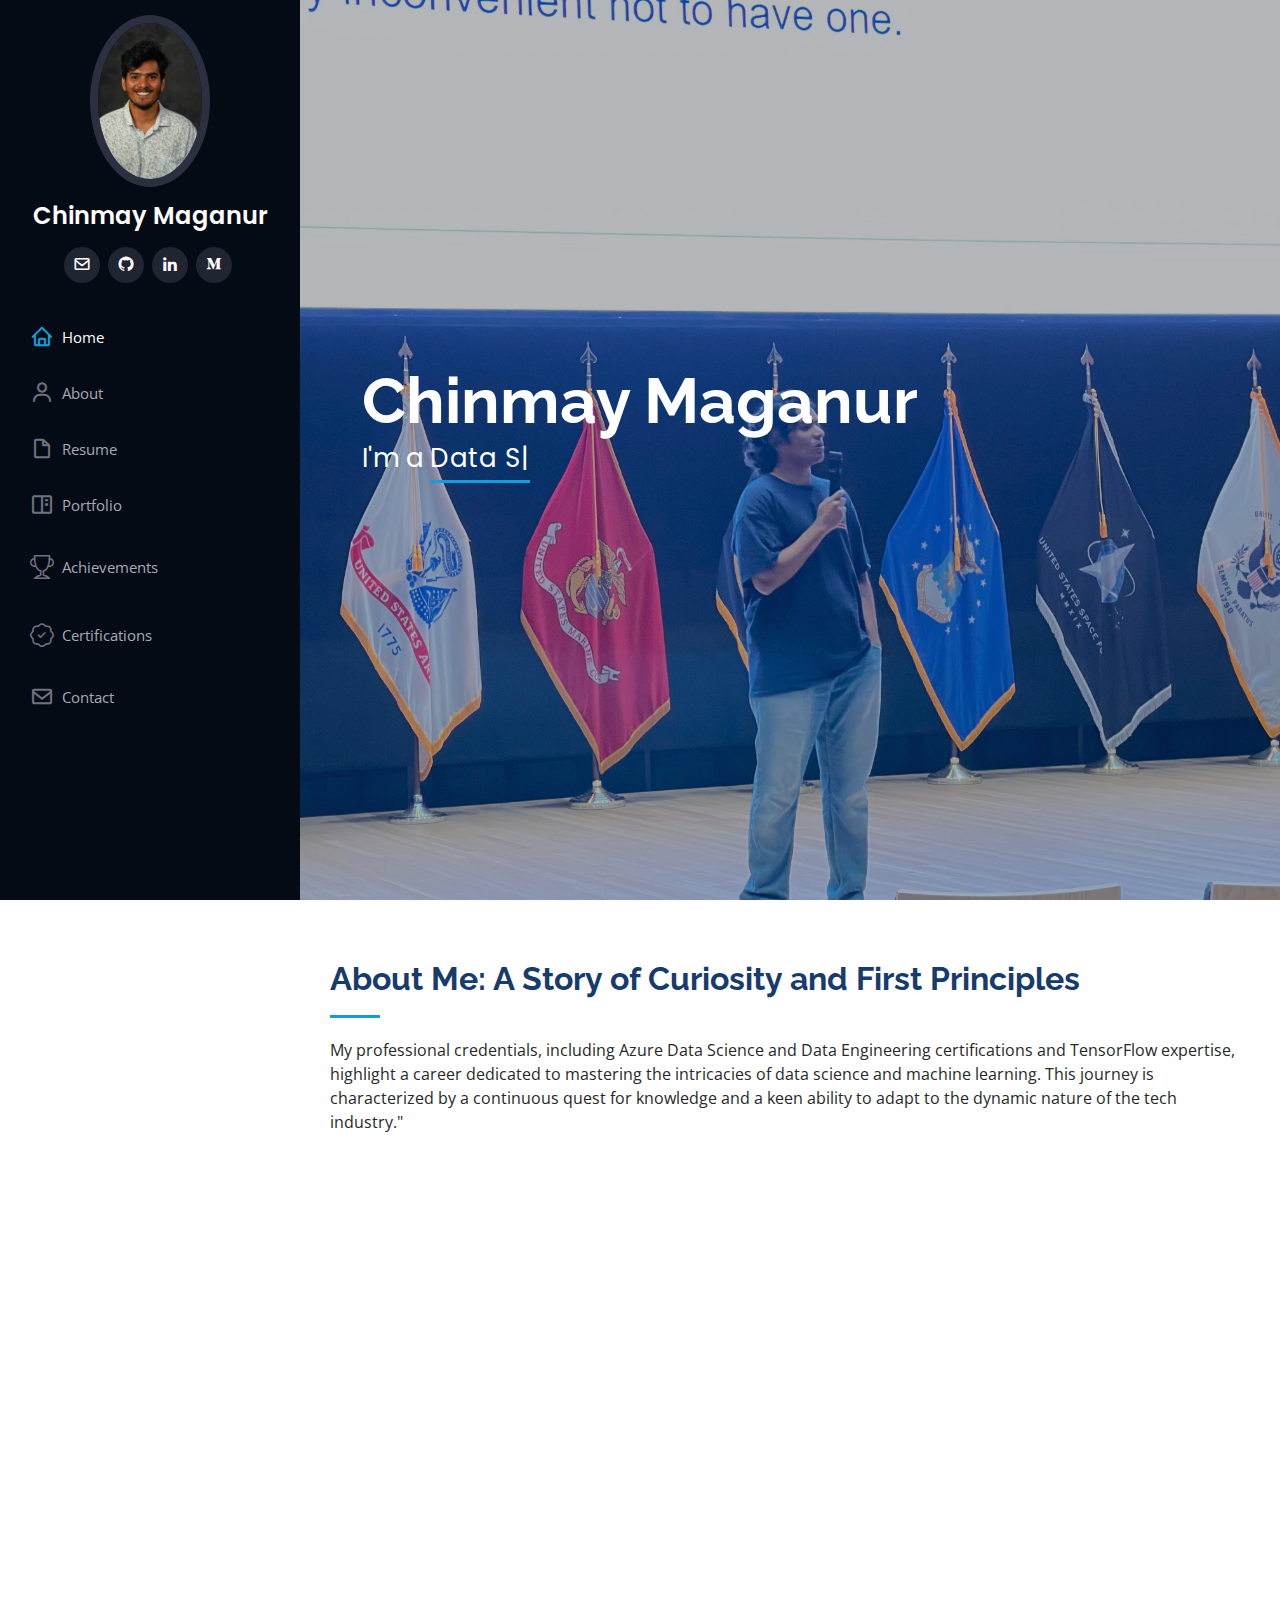
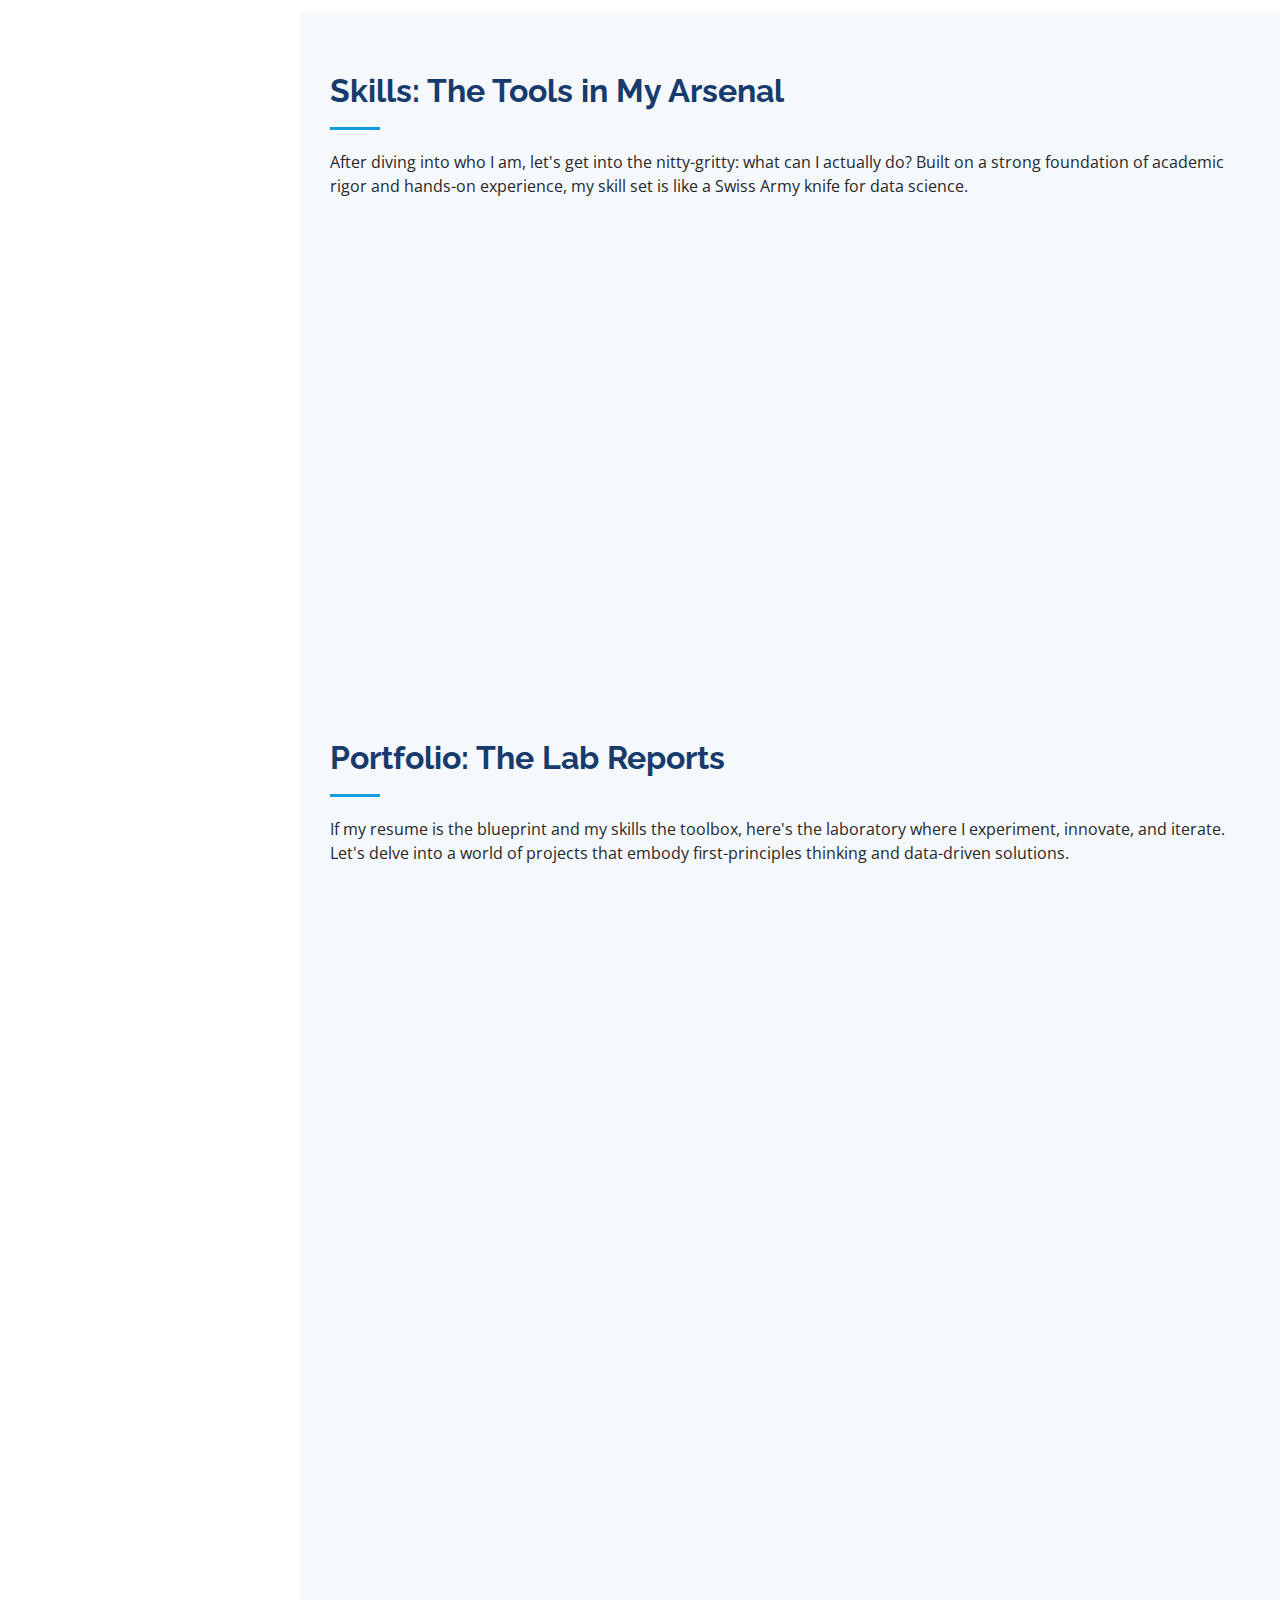
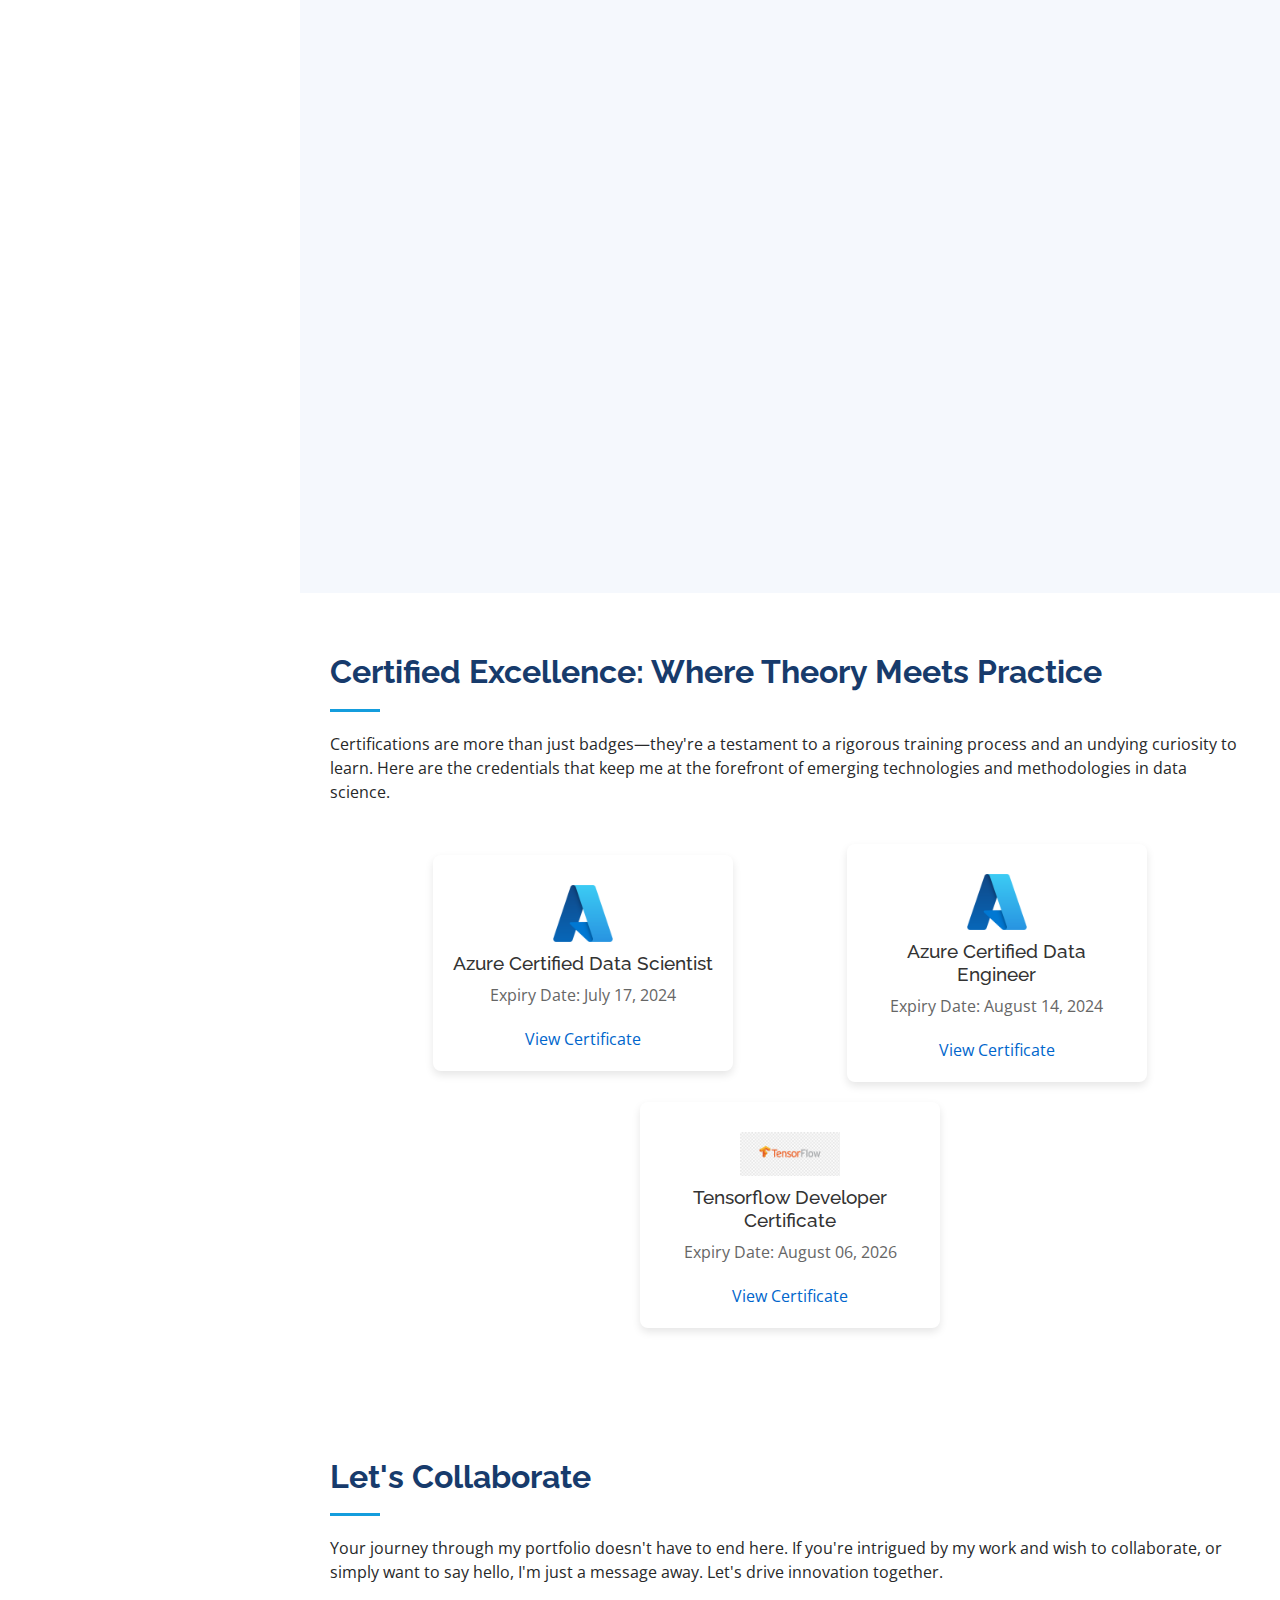
<file: index.html>
<!DOCTYPE html>
<html lang="en">

<head>
  <meta charset="utf-8">
  <meta content="width=device-width, initial-scale=1.0" name="viewport">

  <title>Chinmay Maganur's Portfolio</title>
  <meta content="" name="description">
  <meta content="" name="keywords">

  <!-- Favicons -->
  <link href="assets/img/letter-c.png" rel="icon">
  <link href="assets/img/letter-c.png" rel="apple-touch-icon">

  <!-- Google Fonts -->
  <link href="https://fonts.googleapis.com/css?family=Open+Sans:300,300i,400,400i,600,600i,700,700i|Raleway:300,300i,400,400i,500,500i,600,600i,700,700i|Poppins:300,300i,400,400i,500,500i,600,600i,700,700i" rel="stylesheet">

  <!-- Vendor CSS Files -->
  <link href="assets/vendor/aos/aos.css" rel="stylesheet">
  <link href="assets/vendor/bootstrap/css/bootstrap.min.css" rel="stylesheet">
  <link href="assets/vendor/bootstrap-icons/bootstrap-icons.css" rel="stylesheet">
  <link href="assets/vendor/boxicons/css/boxicons.min.css" rel="stylesheet">
  <link href="assets/vendor/glightbox/css/glightbox.min.css" rel="stylesheet">
  <link href="assets/vendor/swiper/swiper-bundle.min.css" rel="stylesheet">

  <!-- Template Main CSS File -->
  <link href="assets/css/style.css" rel="stylesheet">

</head>

<body>

  <!-- ======= Mobile nav toggle button ======= -->
  <i class="bi bi-list mobile-nav-toggle d-xl-none"></i>

  <!-- ======= Header ======= -->
  <header id="header">
    <div class="d-flex flex-column">

      <div class="profile">
        <img src="assets/img/cover.jpg" alt="" class="img-fluid rounded-circle">
        <h1 class="text-light"><a href="index.html">Chinmay Maganur</a></h1>
        <div class="social-links mt-3 text-center">
          <a href="mailto:chinmaymaganur0203@gmail.com" class="mail" target="_blank"><i class="bx bx-envelope"></i></a>
          <!--<a href="https://twitter.com/sharadsin42" class="twitter" target="_blank"><i class="bx bxl-twitter"></i></a>-->
          <!--<a href="#" class="facebook"><i class="bx bxl-facebook"></i></a>
          <a href="#" class="instagram"><i class="bx bxl-instagram"></i></a>-->
          <a href="https://github.com/chinmay002" class="github" target="_blank"><i class="bx bxl-github"></i></a> 
          <a href="https://www.linkedin.com/in/chinmay-maganur/" class="linkedin" target="_blank"><i class="bx bxl-linkedin"></i></a>
          <a href="https://medium.com/@chinmaychetan04" class="medium" target="_blank"><i class="bx bxl-medium"></i></a>
        </div>
      </div>

      <nav id="navbar" class="nav-menu navbar">
        <ul>
          <li><a href="#hero" class="nav-link scrollto active"><i class="bx bx-home"></i> <span>Home</span></a></li>
          <li><a href="#about" class="nav-link scrollto"><i class="bx bx-user"></i> <span>About</span></a></li>
          <li><a href="#resume" class="nav-link scrollto"><i class="bx bx-file-blank"></i> <span>Resume</span></a></li>
          <li><a href="#portfolio" class="nav-link scrollto"><i class="bx bx-book-content"></i> <span>Portfolio</span></a></li>
          <!-- <li><a href="#achievements" class="nav-link scrollto"><i class="bx bx-server"></i> <span>Achievements</span></a></li> -->
          <li><a href="#achievements" class="nav-link scrollto"><i class="bi bi-trophy"></i> <span>Achievements</span></a></li>
          <li><a href="#certifications" class="nav-link scrollto"><i class="bi bi-patch-check"></i> <span>Certifications</span></a></li>          
          <li><a href="#contact" class="nav-link scrollto"><i class="bx bx-envelope"></i> <span>Contact</span></a></li>
        </ul>
      </nav><!-- .nav-menu -->
    </div>
  </header><!-- End Header -->

  <!-- ======= Hero Section ======= -->
  <section id="hero" class="d-flex flex-column justify-content-center align-items-center">
    <div class="hero-container" data-aos="fade-in">
      <h1>Chinmay Maganur</h1>
      <p>I'm a <span class="typed" data-typed-items="Data Scientist, Researcher, Data Enthusiast"></span></p>
    </div>
  </section><!-- End Hero -->

  <main id="main">

    
    <!-- ======= About Section ======= 
    <section id="about" class="about">
      <div class="container">

        <div class="section-title">
          <h2>About</h2>
          <p>An ambitious Master's in Data Science student at the University of Rochester, I possess a strong blend of technical acumen, cultivated through rigorous academic training, and practical experience. Having spent 2 years as a Software Engineer at Tata Consultancy Services(TCS), I've honed my problem-solving skills, always pushing to leverage technology for positive transformation. My forte lies in deciphering complex data sets; one of my noteworthy projects includes dissecting a massive 23.1 billion data points dataset for the National COVID Cohort Collaborative (N3C), using PySpark and SQL to derive actionable insights that could propel healthcare advancement. </p>
        </div>

        <div class="row">
          <div class="col-lg-4" data-aos="fade-right">
            <img src="assets/img/profilePicture.jpeg" class="img-fluid" alt="">
          </div>
          <div class="col-lg-8 pt-4 pt-lg-0 content" data-aos="fade-left">
            <h3>Data Scientist &amp; Research Enthusiast.</h3>
            <p class="fst-italic">
              I am an ardent believer in the power of data and machine learning to drive growth, enhance operational efficiency, and foster innovation. My passion for data science extends beyond professional commitments; I have spearheaded multiple personal projects focusing on deep learning and statistical testing to enhance reproducibility and credibility in the field. 
            </p>
            <div class="row">
              <div class="col-lg-6">
                <ul>
                  <li><i class="bi bi-chevron-right"></i> <strong>Phone:</strong> <span>+1 585 500 2640</span></li>
                  <li><i class="bi bi-chevron-right"></i> <strong>City:</strong> <span>New York, USA</span></li>
                </ul>
              </div>
              <div class="col-lg-6">
                <ul>
                  <li><i class="bi bi-chevron-right"></i> <strong>Degree:</strong> <span>Master's in Data Science</span></li>
                  <li><i class="bi bi-chevron-right"></i> <strong>Email:</strong> <span>sharadksingh97@gmail.com</span></li>
                </ul>
              </div>
            </div>
            <p>
              As a proactive learner and a collaborative team player, I consistently aim to refine my technical expertise and soft skills to drive impactful outcomes. Having been part of a dynamic Agile cross-functional team, I am experienced in streamlining workflows, developing custom reporting tools, and guiding junior developers. My quest for leveraging data to drive decision-making motivates me to constantly explore and push the boundaries of data science.
            </p>
          </div>
        </div>

      </div>
    </section> End About Section -->

    <!-- ======= About Section ======= -->
    <section id="about" class="about">
      <div class="container">
        <div class="section-title">
          <h2>About Me: A Story of Curiosity and First Principles</h2>
          <p>My professional credentials, including Azure Data Science and Data Engineering certifications and TensorFlow expertise, highlight a career dedicated to mastering the intricacies of data science and machine learning. This journey is characterized by a continuous quest for knowledge and a keen ability to adapt to the dynamic nature of the tech industry."</p>
        </div>
        <div class="row">
          <div class="col-lg-4" data-aos="fade-right">
            <img src="assets/img/ProfilePicture.jpg" class="img-fluid" alt="">
          </div>
          <div class="col-lg-8 pt-4 pt-lg-0 content" data-aos="fade-left">
            <h3>When Deep Learning Meets First Principles</h3>
            <p class="fst-italic">
              Imagine combining the predictive power of deep learning with the foundational clarity of first-principle thinking. That's my sweet spot. Whether it's cracking natural language processing puzzles or venturing into generative AI, my approach is anchored in breaking things down to their most basic truths.
            </p>
            <div class="row">
              <div class="col-lg-6">
                <ul>
                  <li><i class="bi bi-chevron-right"></i> <strong>Phone:</strong> <span>+1 315 454 1019</span></li>
                  <li><i class="bi bi-chevron-right"></i> <strong>City:</strong> <span>New York, USA</span></li>
                </ul>
              </div>
              <div class="col-lg-6">
                <ul>
                  <li><i class="bi bi-chevron-right"></i> <strong>Degree:</strong> <span>Master's in Data Science</span></li>
                  <li><i class="bi bi-chevron-right"></i> <strong>Email:</strong> <span>chinmaymaganur0203@gmail.com</span></li>
                </ul>
              </div>
            </div>
            <p>
              Now, you may be wondering: what drives someone to dig so deep into data? It's simple—my work is more than just a job; it's a psychological and intellectual quest. I value trust and integrity, and I thrive in leadership roles where directness is appreciated. But what's the most unexpected challenge I've faced in my career? Scroll down to find out.
            </p>
          </div>
        </div>
      </div>
    </section>
    <!-- End About Section -->


    <!-- ======= Facts Section ======= -->
    <!--<section id="facts" class="facts">
      <div class="container">

        <div class="section-title">
          <h2>Facts</h2>
          <p>Magnam dolores commodi suscipit. Necessitatibus eius consequatur ex aliquid fuga eum quidem. Sit sint consectetur velit. Quisquam quos quisquam cupiditate. Et nemo qui impedit suscipit alias ea. Quia fugiat sit in iste officiis commodi quidem hic quas.</p>
        </div>

        <div class="row no-gutters">

          <div class="col-lg-3 col-md-6 d-md-flex align-items-md-stretch" data-aos="fade-up">
            <div class="count-box">
              <i class="bi bi-emoji-smile"></i>
              <span data-purecounter-start="0" data-purecounter-end="232" data-purecounter-duration="1" class="purecounter"></span>
              <p><strong>Happy Clients</strong> consequuntur quae</p>
            </div>
          </div>

          <div class="col-lg-3 col-md-6 d-md-flex align-items-md-stretch" data-aos="fade-up" data-aos-delay="100">
            <div class="count-box">
              <i class="bi bi-journal-richtext"></i>
              <span data-purecounter-start="0" data-purecounter-end="521" data-purecounter-duration="1" class="purecounter"></span>
              <p><strong>Projects</strong> adipisci atque cum quia aut</p>
            </div>
          </div>

          <div class="col-lg-3 col-md-6 d-md-flex align-items-md-stretch" data-aos="fade-up" data-aos-delay="200">
            <div class="count-box">
              <i class="bi bi-headset"></i>
              <span data-purecounter-start="0" data-purecounter-end="1453" data-purecounter-duration="1" class="purecounter"></span>
              <p><strong>Hours Of Support</strong> aut commodi quaerat</p>
            </div>
          </div>

          <div class="col-lg-3 col-md-6 d-md-flex align-items-md-stretch" data-aos="fade-up" data-aos-delay="300">
            <div class="count-box">
              <i class="bi bi-people"></i>
              <span data-purecounter-start="0" data-purecounter-end="32" data-purecounter-duration="1" class="purecounter"></span>
              <p><strong>Hard Workers</strong> rerum asperiores dolor</p>
            </div>
          </div>

        </div>

      </div>
    </section> End Facts Section --> 

    
    <!-- ======= Skills Section ======= -->
    <!-- <section id="skills" class="skills section-bg">
      <div class="container">

        <div class="section-title">
          <h2>Skills</h2>
          <p>I bring to the table substantial knowledge of various programming languages and robust expertise in Machine Learning models. My skills have been honed over the years through academic projects and real-world experiences.</p>
        </div>

        <div class="row skills-content">

          <div class="col-lg-6" data-aos="fade-up">

            <div class="progress">
              <span class="skill">Python (Pandas, Numpy, PyTorch) <i class="val">90%</i></span>
              <div class="progress-bar-wrap">
                <div class="progress-bar" role="progressbar" aria-valuenow="90" aria-valuemin="0" aria-valuemax="100"></div>
              </div>
            </div>

            <div class="progress">
              <span class="skill">R (TidyVerse) <i class="val">80%</i></span>
              <div class="progress-bar-wrap">
                <div class="progress-bar" role="progressbar" aria-valuenow="80" aria-valuemin="0" aria-valuemax="100"></div>
              </div>
            </div>

            <div class="progress">
              <span class="skill">SQL <i class="val">75%</i></span>
              <div class="progress-bar-wrap">
                <div class="progress-bar" role="progressbar" aria-valuenow="75" aria-valuemin="0" aria-valuemax="100"></div>
              </div>
            </div>

            <div class="progress">
              <span class="skill">Java <i class="val">70%</i></span>
              <div class="progress-bar-wrap">
                <div class="progress-bar" role="progressbar" aria-valuenow="70" aria-valuemin="0" aria-valuemax="100"></div>
              </div>
            </div>

          </div>

          <div class="col-lg-6" data-aos="fade-up" data-aos-delay="100">

            <div class="progress">
              <span class="skill">JavaScript, HTML5, CSS <i class="val">85%</i></span>
              <div class="progress-bar-wrap">
                <div class="progress-bar" role="progressbar" aria-valuenow="85" aria-valuemin="0" aria-valuemax="100"></div>
              </div>
            </div>

            <div class="progress">
              <span class="skill">Machine Learning Models <i class="val">90%</i></span>
              <div class="progress-bar-wrap">
                <div class="progress-bar" role="progressbar" aria-valuenow="90" aria-valuemin="0" aria-valuemax="100"></div>
              </div>
            </div>

            <div class="progress">
              <span class="skill">Unix Shell Scripting <i class="val">75%</i></span>
              <div class="progress-bar-wrap">
                <div class="progress-bar" role="progressbar" aria-valuenow="75" aria-valuemin="0" aria-valuemax="100"></div>
              </div>
            </div>

          </div>

        </div>

      </div>
    </section>End Skills Section -->

    <!--<section id="skills" class="skills section-bg">
      <div class="container">
        <article class="section-title">
          <h2>Skills</h2>
          <p>I bring to the table substantial knowledge of various programming languages and robust expertise in Machine Learning models. My skills have been honed over the years through academic projects and real-world experiences.</p>
        </article>
    
        <div class="row skills-content">
          <div class="col-md-4 skill-category" data-aos="fade-left">
            <article class="skill-card">
              <h6>Programming Languages</h6>
              <ul class="skill-list">
                <li>Python</li>
                <li>R</li>
                <li>SQL</li>
                <li>Java</li>
                <li>JavaScript</li>
                <li>HTML</li>
                <li>CSS</li>
              </ul>
            </article>
          </div>
    
          <div class="col-md-4 skill-category" data-aos="fade-up">
            <article class="skill-card">
              <h6>Modeling Techniques</h6>
              <ul class="skill-list">
                <li>Deep Learning</li>
                <li>Machine Learning</li>
                <li>Regression Analysis</li>
                <li>Supervised Learning</li>
                <li>Unsupervised Learning</li>
                <li>Time Series Analysis</li>
                <li>Generative Modeling</li>
              </ul>
            </article>
          </div>

          <div class="col-md-4 skill-category" data-aos="fade-right">
            <article class="skill-card">
              <h6>Statistical Analysis</h6>
              <ul class="skill-list">
                <li>Statistical Distributions</li>
                <li>Hypothesis Testing</li>
                <li>Parametric/Non-Parametric Models</li>
                <li>Generalized Linear Models</li>
                <li>Network Statistics</li>
                <li>Network Community Detections</li>
              </ul>
            </article>
          </div>
        </div>
      </div>
    
    
    </section>-->

    <section id="skills" class="skills section-bg">
      <div class="container">
        <article class="section-title">
          <h2>Skills: The Tools in My Arsenal</h2>
          <p>After diving into who I am, let's get into the nitty-gritty: what can I actually do? Built on a strong foundation of academic rigor and hands-on experience, my skill set is like a Swiss Army knife for data science.</p>
        </article>

        <div class="row skills-content">
          <div class="col-md-4 skill-category" data-aos="fade-left">
            <article class="skill-card">
              <h6>Programming Languages: The Syntax of Solutions</h6>
              <ul class="skill-list">
                <li>Python</li>
                <li>R</li>
                <li>SQL</li>
                <li>HTML</li>
                <li>CSS</li>
              </ul>
              <p>From Python to R to SQL, each language I've mastered is like a different brush stroke in my data artistry. But how does syntax turn into solutions? Keep scrolling.</p>
            </article>
          </div>

          <div class="col-md-4 skill-category" data-aos="fade-up">
            <article class="skill-card">
              <h6>Modeling Techniques: Algorithms as Allies</h6>
              <ul class="skill-list">
                <li>Large Language Modelling (LLMS)</li>
                <li>Natural Language Processing</li>
                <li>Deep Learning</li>
                <li>Machine Learning</li>
                <li>Regression Analysis</li>
                <li>Supervised Learning</li>
                <li>Unsupervised Learning</li>
                <li>Time Series Analysis</li>
                <li>Generative Modeling</li>
              </ul>
              <p>Imagine a toolbox where each algorithm is a tool fine-tuned for specific challenges. What's my go-to tool for uncharted territory? Read on.</p>
            </article>
          </div>

          <div class="col-md-4 skill-category" data-aos="fade-right">
            <article class="skill-card">
              <h6>Statistical Analysis: Decoding the Patterns</h6>
              <ul class="skill-list">
                <li>Statistical Distributions</li>
                <li>Hypothesis Testing</li>
                <li>Parametric/Non-Parametric Models</li>
                <li>Generalized Linear Models</li>
                
              </ul>
              <p>Statistical analysis is where the real magic happens, where numbers transform into insights. But how do I safeguard against statistical fallacies? You'll find out soon.</p>
            </article>
          </div>
        </div>
      </div>
    </section>

    





    <!-- ======= Portfolio Section ======= -->
<section id="portfolio" class="portfolio section-bg">
  <div class="container">

    <div class="section-title">
      <h2>Portfolio: The Lab Reports</h2>
      <p>If my resume is the blueprint and my skills the toolbox, here's the laboratory where I experiment, innovate, and iterate. Let's delve into a world of projects that embody first-principles thinking and data-driven solutions.</p>
    </div>

    <div class="row" data-aos="fade-up">
      <div class="col-lg-12 d-flex justify-content-center">
        <ul id="portfolio-flters">
          <li data-filter="*" class="filter-active">All</li>
          <li data-filter=".filter-deep-learning">Deep Learning-NLP</li>
          <li data-filter=".filter-machine-learning">Machine Learning</li>
          <li data-filter=".filter-statistical-analytics">Statistical Analytics</li>
          <li data-filter=".filter-Viz">Tableau</li>
          <!--<li data-filter=".filter-ai">Artificial Intelligence</li>-->
        </ul>
      </div>
    </div>

    <div class="row gy-4 portfolio-container" data-aos="fade-up" data-aos-delay="100">

      <!-- Project Viz: Tableau -->
      <div class="col-lg-4 col-md-6 portfolio-item filter-Viz">
        <div class="portfolio-wrap">
          <img src="assets/img/portfolio/Tableau.png" class="img-fluid" alt="Project Viz">
          <div class="portfolio-links">
            <!-- <a href="portfolio-details-1.html" title="More Details" target="_blank"><i class="bx bx-plus"></i></a>
            Add correct code repository link -->
            
            <a href="https://public.tableau.com/app/profile/chinmay.maganur/vizzes" title="Code Repository" target="_blank"><i class="bx bx-code"></i></a>
          </div>
          <!-- <div class="portfolio-info">
            <h4><a href="portfolio-details-1.html" title="More Details" target="_blank">Tableau</a></h4>
          </div> -->
        </div>
      </div>

      <!-- Project Viz: Tableau Project 2 -->
      <div class="col-lg-4 col-md-6 portfolio-item filter-Viz">
        <div class="portfolio-wrap">
          <img src="assets/img/portfolio/optimal_states.png" class="img-fluid" alt="Project Viz">
          <div class="portfolio-links">
            
            <a href="https://public.tableau.com/app/profile/chinmay.maganur/viz/Optimal_State_US_17139126852490/col" title="States Code Repository" target="_blank"><i class="bx bx-code"></i></a>
          </div>
        </div>
      </div>

      <!-- Project Viz: Tableau Project 3 -->
      <div class="col-lg-4 col-md-6 portfolio-item filter-Viz">
        <div class="portfolio-wrap">
          <img src="assets/img/portfolio/netflix.png" class="img-fluid" alt="Project Viz">
          <div class="portfolio-links">
            
            <a href="https://public.tableau.com/app/profile/chinmay.maganur/viz/Netflix_17076003380420/Dashboard1" title="Netflix Code Repository" target="_blank"><i class="bx bx-code"></i></a>
          </div>
        </div>
      </div>

      <!-- Project 1: Addressing the Reproducibility Crisis in Deep Learning Research with Statistical Testing -->
      <div class="col-lg-4 col-md-6 portfolio-item filter-deep-learning">
        <div class="portfolio-wrap">
          <img src="assets/img/portfolio/edubot-screen.png" class="img-fluid" alt="Project 1">
          <div class="portfolio-links">
            <a href="portfolio-details-1.html" title="More Details" target="_blank"><i class="bx bx-plus"></i></a>
            <!--Add correct code repository link-->
            <!--<a href="https://github.com/sharadsin29" title="Code Repository" target="_blank"><i class="bx bx-code"></i></a>-->
            <a href="https://github.com/chinmay002/Education_BOT_LLM" title="Code Repository" target="_blank"><i class="bx bx-code"></i></a>
          </div>
          <div class="portfolio-info">
            <h4><a href="portfolio-details-1.html" title="More Details" target="_blank">Sidekick Edubot</a></h4>
          </div>
        </div>
      </div>

      <!-- Project 3: Database -->
      <div class="col-lg-4 col-md-6 portfolio-item filter-machine-learning">
        <div class="portfolio-wrap">
          <img src="assets/img/portfolio/db-screen.webp" class="img-fluid" alt="Project 3">
          <div class="portfolio-links">
            <a href="portfolio-details-3.html" title="More Details" target="_blank"><i class="bx bx-plus"></i></a>
            <!--Add correct code repository link-->
            <!--<a href="https://github.com/sharadsin29" title="Code Repository" target="_blank"><i class="bx bx-code"></i></a>-->
            <a href="https://github.com/chinmay002/Database-Design" title="Code Repository" target="_blank"><i class="bx bx-code"></i></a>
          </div>
          <div class="portfolio-info">
            <h4><a href="portfolio-details-3.html" title="More Details" target="_blank">Logistic Supply DB</a></h4>
          </div>
        </div>
      </div>

      <!-- Project 2: Backorder Prediction -->
      <div class="col-lg-4 col-md-6 portfolio-item filter-machine-learning">
        <div class="portfolio-wrap">
          <img src="assets/img/portfolio/backorder-img.jpg" class="img-fluid" alt="Project 2">
          <div class="portfolio-links">
            <a href="portfolio-details-2.html" title="More Details" target="_blank"><i class="bx bx-plus"></i></a>
            <!--Add correct code repository link-->
            <a href="https://github.com/chinmay002/Backorder-Prediction" title="Code Repository" target="_blank"><i class="bx bx-code"></i></a>
          </div>
          <div class="portfolio-info">
            <h4><a href="portfolio-details-2.html" title="More Details" target="_blank">Prediction of Backorder</a></h4>
          </div>
        </div>
      </div>

      <!-- Project ML: Credit Card Fraud Prediction -->
      <div class="col-lg-4 col-md-6 portfolio-item filter-machine-learning">
        <div class="portfolio-wrap">
          <img src="assets/img/portfolio/credit_card_fraud.png" class="img-fluid" alt="Project 7">
          <div class="portfolio-links">
            <a href="portfolio-details-2.html" title="More Details" target="_blank"><i class="bx bx-plus"></i></a>
            <!--Add correct code repository link-->
            <a href="https://github.com/chinmay002/MSADS_Portfolio/tree/main/IST%20707%20Applied%20Machine%20Learning" title="Code Repository" target="_blank"><i class="bx bx-code"></i></a>
          </div>
          <div class="portfolio-info">
            <h4><a href="portfolio-details-2.html" title="More Details" target="_blank">Credit Card Fraud Detetcion</a></h4>
          </div>
        </div>
      </div>

      <!-- Project 4: Healthcare prediction -->
      <div class="col-lg-4 col-md-6 portfolio-item filter-statistical-analytics">
        <div class="portfolio-wrap">
          <img src="assets/img/portfolio/healthcare-screen.jpeg" class="img-fluid" alt="Project 4">
          <div class="portfolio-links">
            <a href="portfolio-details-4.html" title="More Details" target="_blank"><i class="bx bx-plus"></i></a>
            <a href="https://github.com/chinmay002/Healthcare-Project" title="Code Repository" target="_blank"><i class="bx bx-code"></i></a>
          </div>
          <div class="portfolio-info">
            <h4><a href="portfolio-details-4.html" title="More Details" target="_blank"></a>HMO Cost Prediction</h4>
          </div>
        </div>
      </div>



      <!-- Project 5: Vehicle-Insurance -->
      <div class="col-lg-4 col-md-6 portfolio-item filter-machine-learning">
        <div class="portfolio-wrap">
          <img src="assets/img/portfolio/vehicle-insurance.jpg" class="img-fluid" alt="Project 5">
          <div class="portfolio-links">
            <a href="portfolio-details-5.html" title="More Details" target="_blank"><i class="bx bx-plus"></i></a>
            <a href="https://github.com/sharadsin29/recSyS_small" title="Code Repository" target="_blank"><i class="bx bx-code"></i></a>
          </div>
          <div class="portfolio-info">
            <h4><a href="portfolio-details-5.html" title="More Details" target="_blank">Vehicle Insurance with AWS</a></h4>
          </div>
        </div>
      </div>

      <!-- Project 6: Image Classification Using Convolutional Neural Networks -->
      <div class="col-lg-4 col-md-6 portfolio-item filter-deep-learning">
        <div class="portfolio-wrap">
          <img src="assets/img/portfolio/project-6.png" class="img-fluid" alt="Project 6">
          <div class="portfolio-links">
            <a href="portfolio-details-6.html" title="More Details" target="_blank"><i class="bx bx-plus"></i></a>
            <a href="https://github.com/sharadsin29/Image-Classification-Using-Convolutional-Neural-Networks/tree/main" title="Code Repository" target="_blank"><i class="bx bx-code"></i></a>
          </div>
          <div class="portfolio-info">
            <h4><a href="portfolio-details-6.html" title="More Details" target="_blank">Image Classification Using Convolutional Neural Networks</a></h4>
          </div>
        </div>
      </div>


    </div>

  </div>
</section><!-- End Portfolio Section -->


    






    <!-- ======= Services Section ======= 
    <section id="services" class="services">
      <div class="container">

        <div class="section-title">
          <h2>Services</h2>
          <p>Magnam dolores commodi suscipit. Necessitatibus eius consequatur ex aliquid fuga eum quidem. Sit sint consectetur velit. Quisquam quos quisquam cupiditate. Et nemo qui impedit suscipit alias ea. Quia fugiat sit in iste officiis commodi quidem hic quas.</p>
        </div>

        <div class="row">
          <div class="col-lg-4 col-md-6 icon-box" data-aos="fade-up">
            <div class="icon"><i class="bi bi-briefcase"></i></div>
            <h4 class="title"><a href="">Lorem Ipsum</a></h4>
            <p class="description">Voluptatum deleniti atque corrupti quos dolores et quas molestias excepturi sint occaecati cupiditate non provident</p>
          </div>
          
          <div class="col-lg-4 col-md-6 icon-box" data-aos="fade-up" data-aos-delay="200">
            <div class="icon"><i class="bi bi-bar-chart"></i></div>
            <h4 class="title"><a href="">Sed ut perspiciatis</a></h4>
            <p class="description">Duis aute irure dolor in reprehenderit in voluptate velit esse cillum dolore eu fugiat nulla pariatur</p>
          </div>
          
          
          
        </div>

      </div>
    </section> End Services Section -->

    <!--Achievements Section-->
    <!-- <section id="achievements" class="achievements">
      <div class="container">
    
        <div class="section-title">
          <h2>Achievements</h2>
          <p>I have always strived to push my boundaries and excel in every venture. My achievements in data science and technology innovation are a testament to my commitment, skill, and ability to work effectively in a team. Here are some of the highlights:</p>
        </div>
    
        <div class="row">
          <div class="col-lg-6 col-md-6 col-sm-12 achievement-box" data-aos="fade-up">
            <div class="icon"><i class="bi bi-trophy"></i></div>
            <h4 class="title"><a href="https://www.drivendata.org/competitions/149/competition-nasa-airport-pushback/leaderboard/" target="_blank">1st Place - NASA's Predicting Pushback Time Competition</a></h4>
            <p class="description">As part of a proficient team of three, I built an airline pushback prediction model using the XGBoost regressor, achieving a mean absolute error of 4.5091. This involved the analysis of air traffic and weather data from 10 different airports, successfully processing a dataset containing 26 million records. Our efforts led us to secure the first place among 377 participants, with a prize pool of $50,000. This accomplishment demonstrated our ability to collaboratively handle and process large datasets, while employing complex machine learning algorithms efficiently.</p>
          </div>
          
          <div class="col-lg-6 col-md-6 col-sm-12 achievement-box" data-aos="fade-up" data-aos-delay="200">
            <div class="icon"><i class="bi bi-award"></i></div>
            <h4 class="title"><a href="https://www.linkedin.com/posts/goergen-institute-for-data-science_university-of-rochester-hosts-first-create-a-thon-activity-7036030192632385537-uLyD?utm_source=share&utm_medium=member_desktop" target="_blank">1st Prize - University of Rochester CMTI Create-a-thon</a></h4>
            <p class="description">I, along with my team of three, undertook extensive research and devised an innovative solution aimed at tackling healthcare accessibility issues in remote locations. Our solution demonstrated a novel application of data science in addressing a critical issue in healthcare technology. Our innovative approach topped a competitive event and earned us a $1000 cash prize, highlighting our problem-solving skills, innovation, and teamwork.</p>
          </div>
        </div>
    
      </div>
    </section> -->
<!--     
    <section id="achievements" class="achievements">
      <div class="container">
          <div class="section-title">
              <h2>Achievements: The Milestones</h2>
              <p>While the journey is as important as the destination, sometimes the milestones along the way deserve a spotlight. From scholarly accolades to professional triumphs, these are not just my achievements; they are case studies in dedication and innovation.</p>
          </div>
          <div class="row">
              <div class="col-lg-6 col-md-6 col-sm-12 achievement-box" data-aos="fade-up">
                  <div class="icon"><i class="bi bi-trophy"></i></div>
                  <a href="https://www.drivendata.org/competitions/149/competition-nasa-airport-pushback/leaderboard/" target="_blank">
                    <img class="achievement-img" src="assets/img/nasa.png" alt="achievement_image1">
                  </a>
                  <h4 class="title"><a href="https://www.drivendata.org/competitions/149/competition-nasa-airport-pushback/leaderboard/" target="_blank">1st Place - NASA's Predicting Pushback Time Competition</a></h4>
                  <p class="description">As part of a proficient team of three, I built an airline pushback prediction model using the XGBoost regressor, achieving a mean absolute error of 4.5091. This involved the analysis of air traffic and weather data from 10 different airports, successfully processing a dataset containing 26 million records. Our efforts led us to secure the first place among 377 participants, with a prize pool of $50,000. This accomplishment demonstrated our ability to collaboratively handle and process large datasets, while employing complex machine learning algorithms efficiently.</p>
              </div>
              <div class="col-lg-6 col-md-6 col-sm-12 achievement-box" data-aos="fade-up" data-aos-delay="200">
                  <div class="icon"><i class="bi bi-award"></i></div>
                  <a href="https://www.linkedin.com/posts/goergen-institute-for-data-science_university-of-rochester-hosts-first-create-a-thon-activity-7036030192632385537-uLyD?utm_source=share&utm_medium=member_desktop" target="_blank">
                    <img class="achievement-img" src="assets/img/cmti.png" alt="achievement_image2">
                  </a>
                  <h4 class="title"><a href="https://www.linkedin.com/posts/goergen-institute-for-data-science_university-of-rochester-hosts-first-create-a-thon-activity-7036030192632385537-uLyD?utm_source=share&utm_medium=member_desktop" target="_blank">1st Prize - University of Rochester CMTI Create-a-thon</a></h4>
                  <p class="description">I, along with my team of three, undertook extensive research and devised an innovative solution aimed at tackling healthcare accessibility issues in remote locations. Our solution demonstrated a novel application of data science in addressing a critical issue in healthcare technology. Our innovative approach topped a competitive event and earned us a $1000 cash prize, highlighting our problem-solving skills, innovation, and teamwork.</p>
              </div>
          </div>
      </div>
    </section>
    End of Achievements Section -->

    <!-- Certifications Section -->
    <section id="certifications" class="certifications">
      <div class="container">
          <div class="section-title">
              <h2>Certified Excellence: Where Theory Meets Practice</h2>
              <p>Certifications are more than just badges—they're a testament to a rigorous training process and an undying curiosity to learn. Here are the credentials that keep me at the forefront of emerging technologies and methodologies in data science.</p>
          </div>

          <div class="certification-container" style="display: flex; justify-content: space-evenly; align-items: center; flex-wrap: wrap;">
            <!-- Certification Card for Azure Data Scientist -->
            <div class="certification-card" style="background: #fff; border-radius: 8px; box-shadow: 0 4px 8px rgba(0,0,0,0.1); width: 300px; margin: 10px; text-align: center; padding: 20px;">
                <img src="assets/img/azure_logo.png" alt="Microsoft Azure" style="width: 100px; margin: 10px auto;">
                <h4 style="color: #333; font-size: 1.2em;">Azure Certified Data Scientist</h4>
                <p style="color: #666; margin-bottom: 20px;">Expiry Date: July 17, 2024</p>
                <a href="https://learn.microsoft.com/api/credentials/share/en-us/ChinmayAshokMaganur-6442/C92C419A4EBE5FAD?sharingId=5D40BF057B5921B2" target="_blank" style="text-decoration: none; color: #0066cc;">View Certificate</a>
            </div>
            
            <!-- Certification Card for Azure Data Engineer -->
            <div class="certification-card" style="background: #fff; border-radius: 8px; box-shadow: 0 4px 8px rgba(0,0,0,0.1); width: 300px; margin: 10px; text-align: center; padding: 20px;">
                <img src="assets/img/azure_logo.png" alt="Microsoft Azure" style="width: 100px; margin: 10px auto;">
                <h4 style="color: #333; font-size: 1.2em;">Azure Certified Data Engineer</h4>
                <p style="color: #666; margin-bottom: 20px;">Expiry Date: August 14, 2024</p>
                <a href="https://learn.microsoft.com/api/credentials/share/en-us/ChinmayAshokMaganur-6442/C92C419A4EBE5FAD?sharingId=5D40BF057B5921B2" target="_blank" style="text-decoration: none; color: #0066cc;">View Certificate</a>
            </div>

            <div class="certification-card" style="background: #fff; border-radius: 8px; box-shadow: 0 4px 8px rgba(0,0,0,0.1); width: 300px; margin: 10px; text-align: center; padding: 20px;">
              <img src="assets/img/tensorflow-logog.png" alt="Microsoft Azure" style="width: 100px; margin: 10px auto;">
              <h4 style="color: #333; font-size: 1.2em;">Tensorflow Developer Certificate</h4>
              <p style="color: #666; margin-bottom: 20px;">Expiry Date: August 06, 2026</p>
              <a href="https://www.credential.net/1217583b-1d27-4353-8824-363514df745b#gs.136bru target="_blank" style="text-decoration: none; color: #0066cc;">View Certificate</a>
          </div>
        </div>

        
      </div>
    </section>
    

    <!-- ======= Testimonials Section ======= 
    <section id="testimonials" class="testimonials section-bg">
      <div class="container">

        <div class="section-title">
          <h2>Testimonials</h2>
          <p>Magnam dolores commodi suscipit. Necessitatibus eius consequatur ex aliquid fuga eum quidem. Sit sint consectetur velit. Quisquam quos quisquam cupiditate. Et nemo qui impedit suscipit alias ea. Quia fugiat sit in iste officiis commodi quidem hic quas.</p>
        </div>

        <div class="testimonials-slider swiper" data-aos="fade-up" data-aos-delay="100">
          <div class="swiper-wrapper">

            <div class="swiper-slide">
              <div class="testimonial-item" data-aos="fade-up">
                <p>
                  <i class="bx bxs-quote-alt-left quote-icon-left"></i>
                  Proin iaculis purus consequat sem cure digni ssim donec porttitora entum suscipit rhoncus. Accusantium quam, ultricies eget id, aliquam eget nibh et. Maecen aliquam, risus at semper.
                  <i class="bx bxs-quote-alt-right quote-icon-right"></i>
                </p>
                <img src="assets/img/testimonials/testimonials-1.jpg" class="testimonial-img" alt="">
                <h3>Saul Goodman</h3>
                <h4>Ceo &amp; Founder</h4>
              </div>
            </div>

            <div class="swiper-slide">
              <div class="testimonial-item" data-aos="fade-up" data-aos-delay="100">
                <p>
                  <i class="bx bxs-quote-alt-left quote-icon-left"></i>
                  Export tempor illum tamen malis malis eram quae irure esse labore quem cillum quid cillum eram malis quorum velit fore eram velit sunt aliqua noster fugiat irure amet legam anim culpa.
                  <i class="bx bxs-quote-alt-right quote-icon-right"></i>
                </p>
                <img src="assets/img/testimonials/testimonials-2.jpg" class="testimonial-img" alt="">
                <h3>Sara Wilsson</h3>
                <h4>Designer</h4>
              </div>
            </div>

            <div class="swiper-slide">
              <div class="testimonial-item" data-aos="fade-up" data-aos-delay="200">
                <p>
                  <i class="bx bxs-quote-alt-left quote-icon-left"></i>
                  Enim nisi quem export duis labore cillum quae magna enim sint quorum nulla quem veniam duis minim tempor labore quem eram duis noster aute amet eram fore quis sint minim.
                  <i class="bx bxs-quote-alt-right quote-icon-right"></i>
                </p>
                <img src="assets/img/testimonials/testimonials-3.jpg" class="testimonial-img" alt="">
                <h3>Jena Karlis</h3>
                <h4>Store Owner</h4>
              </div>
            </div>

            <div class="swiper-slide">
              <div class="testimonial-item" data-aos="fade-up" data-aos-delay="300">
                <p>
                  <i class="bx bxs-quote-alt-left quote-icon-left"></i>
                  Fugiat enim eram quae cillum dolore dolor amet nulla culpa multos export minim fugiat minim velit minim dolor enim duis veniam ipsum anim magna sunt elit fore quem dolore labore illum veniam.
                  <i class="bx bxs-quote-alt-right quote-icon-right"></i>
                </p>
                <img src="assets/img/testimonials/testimonials-4.jpg" class="testimonial-img" alt="">
                <h3>Matt Brandon</h3>
                <h4>Freelancer</h4>
              </div>
            </div>

            <div class="swiper-slide">
              <div class="testimonial-item" data-aos="fade-up" data-aos-delay="400">
                <p>
                  <i class="bx bxs-quote-alt-left quote-icon-left"></i>
                  Quis quorum aliqua sint quem legam fore sunt eram irure aliqua veniam tempor noster veniam enim culpa labore duis sunt culpa nulla illum cillum fugiat legam esse veniam culpa fore nisi cillum quid.
                  <i class="bx bxs-quote-alt-right quote-icon-right"></i>
                </p>
                <img src="assets/img/testimonials/testimonials-5.jpg" class="testimonial-img" alt="">
                <h3>John Larson</h3>
                <h4>Entrepreneur</h4>
              </div>
            </div>

          </div>
          <div class="swiper-pagination"></div>
        </div>

      </div>
    </section> End Testimonials Section -->

    <!-- ======= Contact Section ======= 
    <section id="contact" class="contact">
      <div class="container">

        <div class="section-title">
          <h2>Contact</h2>
          <p>Magnam dolores commodi suscipit. Necessitatibus eius consequatur ex aliquid fuga eum quidem. Sit sint consectetur velit. Quisquam quos quisquam cupiditate. Et nemo qui impedit suscipit alias ea. Quia fugiat sit in iste officiis commodi quidem hic quas.</p>
        </div>

        <div class="row" data-aos="fade-in">

          <div class="col-lg-5 d-flex align-items-stretch">
            <div class="info">
              <div class="address">
                <i class="bi bi-geo-alt"></i>
                <h4>Location:</h4>
                <p>A108 Adam Street, New York, NY 535022</p>
              </div>

              <div class="email">
                <i class="bi bi-envelope"></i>
                <h4>Email:</h4>
                <p>info@example.com</p>
              </div>

              <div class="phone">
                <i class="bi bi-phone"></i>
                <h4>Call:</h4>
                <p>+1 5589 55488 55s</p>
              </div>

              <iframe src="https://www.google.com/maps/embed?pb=!1m14!1m8!1m3!1d12097.433213460943!2d-74.0062269!3d40.7101282!3m2!1i1024!2i768!4f13.1!3m3!1m2!1s0x0%3A0xb89d1fe6bc499443!2sDowntown+Conference+Center!5e0!3m2!1smk!2sbg!4v1539943755621" frameborder="0" style="border:0; width: 100%; height: 290px;" allowfullscreen></iframe>
            </div>

          </div>

          <div class="col-lg-7 mt-5 mt-lg-0 d-flex align-items-stretch">
            <form action="forms/contact.php" method="post" role="form" class="php-email-form">
              <div class="row">
                <div class="form-group col-md-6">
                  <label for="name">Your Name</label>
                  <input type="text" name="name" class="form-control" id="name" required>
                </div>
                <div class="form-group col-md-6">
                  <label for="name">Your Email</label>
                  <input type="email" class="form-control" name="email" id="email" required>
                </div>
              </div>
              <div class="form-group">
                <label for="name">Subject</label>
                <input type="text" class="form-control" name="subject" id="subject" required>
              </div>
              <div class="form-group">
                <label for="name">Message</label>
                <textarea class="form-control" name="message" rows="10" required></textarea>
              </div>
              <div class="my-3">
                <div class="loading">Loading</div>
                <div class="error-message"></div>
                <div class="sent-message">Your message has been sent. Thank you!</div>
              </div>
              <div class="text-center"><button type="submit">Send Message</button></div>
            </form>
          </div>

        </div>

      </div>
    </section> End Contact Section -->

    <!-- ======= Contact Section ======= -->
    <section id="contact" class="contact">
      <div class="container">

        <div class="section-title">
          <h2>Let's Collaborate</h2>
          <p>Your journey through my portfolio doesn't have to end here. If you're intrigued by my work and wish to collaborate, or simply want to say hello, I'm just a message away. Let's drive innovation together.</p>
        </div>

        <div class="row" data-aos="fade-in">

          <div class="col-lg-5 d-flex align-items-stretch">
            <div class="info">
              <div class="address">
                <i class="bi bi-geo-alt"></i>
                <h4>Location:</h4>
                <p>Suracuse, NY 13210, USA</p>
              </div>

              <div class="email">
                <i class="bi bi-envelope"></i>
                <h4>Email:</h4>
                <p>chinmaymaganur0203@gmail.com</p>
              </div>

              <div class="phone">
                <i class="bi bi-phone"></i>
                <h4>Call:</h4>
                <p>+1 315 454 1019</p>
              </div>

              <iframe src="https://www.google.com/maps/embed?pb=!1m18!1m12!1m3!1d2916.073059448239!2d-76.13517662349436!3d43.039894291880834!2m3!1f0!2f0!3f0!3m2!1i1024!2i768!4f13.1!3m3!1m2!1s0x89d9f39ffa21741d%3A0xf8f606c326bfd303!2sBird%20Library!5e0!3m2!1sen!2sus!4v1700249683021!5m2!1sen!2sus" frameborder="0" style="border:0; width: 100%; height: 290px;" allowfullscreen ></iframe>
               </div>
          </div>
        </div>
      </div>
    </section>


  </main><!-- End #main -->

  <!-- ======= Footer ======= -->
  <footer id="footer">
    <div class="container">
      <div class="copyright">
        &copy; Copyright <strong><span>iPortfolio</span></strong>
      </div>
      <div class="credits">
        <!-- All the links in the footer should remain intact. -->
        <!-- You can delete the links only if you purchased the pro version. -->
        <!-- Licensing information: https://bootstrapmade.com/license/ -->
        <!-- Purchase the pro version with working PHP/AJAX contact form: https://bootstrapmade.com/iportfolio-bootstrap-portfolio-websites-template/ -->
        Designed by <a href="https://bootstrapmade.com/">BootstrapMade</a>
      </div>
    </div>
  </footer><!-- End  Footer -->

  <a href="#" class="back-to-top d-flex align-items-center justify-content-center"><i class="bi bi-arrow-up-short"></i></a>

  <!-- Vendor JS Files -->
  <script src="assets/vendor/purecounter/purecounter_vanilla.js"></script>
  <script src="assets/vendor/aos/aos.js"></script>
  <script src="assets/vendor/bootstrap/js/bootstrap.bundle.min.js"></script>
  <script src="assets/vendor/glightbox/js/glightbox.min.js"></script>
  <script src="assets/vendor/isotope-layout/isotope.pkgd.min.js"></script>
  <script src="assets/vendor/swiper/swiper-bundle.min.js"></script>
  <script src="assets/vendor/typed.js/typed.umd.js"></script>
  <script src="assets/vendor/waypoints/noframework.waypoints.js"></script>
  <script src="assets/vendor/php-email-form/validate.js"></script>

  <!-- Template Main JS File -->
  <script src="assets/js/main.js"></script>

  <script>
    window.addEventListener("scroll", function() {
      var footer = document.getElementById("footer");
      if ((window.innerHeight + window.scrollY) >= document.body.offsetHeight) {
        // you're at the bottom of the page
        footer.style.opacity = 1;
      } else {
        footer.style.opacity = 0;
      }
    });
    </script>

</body>

</html>
</file>
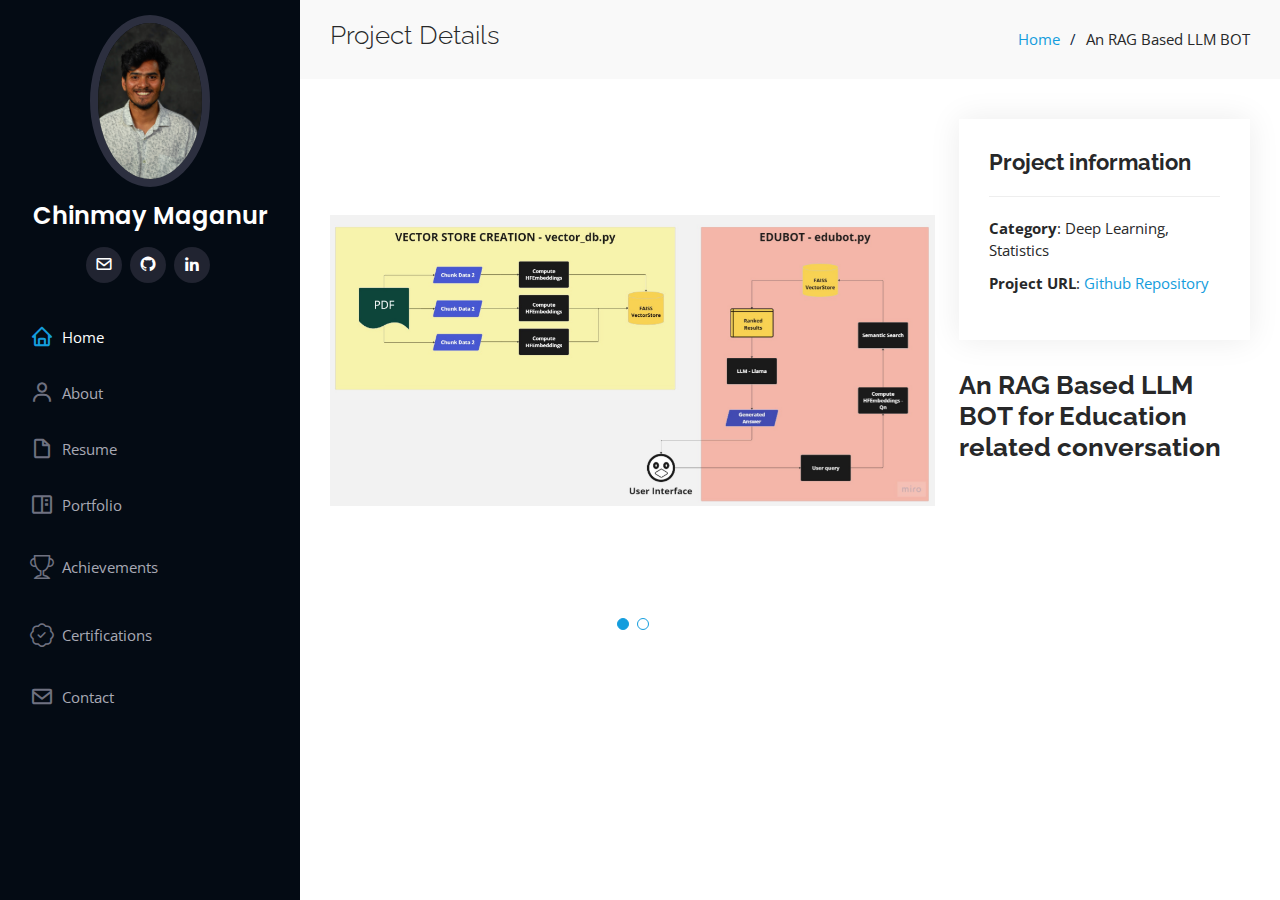
<file: portfolio-details-1.html>
<!DOCTYPE html>
<html lang="en">

<head>
  <meta charset="utf-8">
  <meta content="width=device-width, initial-scale=1.0" name="viewport">

  <title>EDUBOT - Portfolio</title>
  <meta content="" name="description">
  <meta content="" name="keywords">

  <!-- Favicons -->
  <link href="assets/img/letter-c.png" rel="icon">
  <link href="assets/img/apple-touch-icon.png" rel="apple-touch-icon">

  <!-- Google Fonts -->
  <link href="https://fonts.googleapis.com/css?family=Open+Sans:300,300i,400,400i,600,600i,700,700i|Raleway:300,300i,400,400i,500,500i,600,600i,700,700i|Poppins:300,300i,400,400i,500,500i,600,600i,700,700i" rel="stylesheet">

  <!-- Vendor CSS Files -->
  <link href="assets/vendor/aos/aos.css" rel="stylesheet">
  <link href="assets/vendor/bootstrap/css/bootstrap.min.css" rel="stylesheet">
  <link href="assets/vendor/bootstrap-icons/bootstrap-icons.css" rel="stylesheet">
  <link href="assets/vendor/boxicons/css/boxicons.min.css" rel="stylesheet">
  <link href="assets/vendor/glightbox/css/glightbox.min.css" rel="stylesheet">
  <link href="assets/vendor/swiper/swiper-bundle.min.css" rel="stylesheet">

  <!-- Template Main CSS File -->
  <link href="assets/css/style.css" rel="stylesheet">

  <!-- =======================================================
  * Template Name: iPortfolio
  * Updated: May 30 2023 with Bootstrap v5.3.0
  * Template URL: https://bootstrapmade.com/iportfolio-bootstrap-portfolio-websites-template/
  * Author: BootstrapMade.com
  * License: https://bootstrapmade.com/license/
  ======================================================== -->
</head>

<body>

  <!-- ======= Mobile nav toggle button ======= -->
  <i class="bi bi-list mobile-nav-toggle d-xl-none"></i>

  <!-- ======= Header ======= 
  <header id="header">
    <div class="d-flex flex-column">

      <div class="profile">
        <img src="assets/img/profile-img.jpg" alt="" class="img-fluid rounded-circle">
        <h1 class="text-light"><a href="index.html">Alex Smith</a></h1>
        <div class="social-links mt-3 text-center">
          <a href="#" class="twitter"><i class="bx bxl-twitter"></i></a>
          <a href="#" class="facebook"><i class="bx bxl-facebook"></i></a>
          <a href="#" class="instagram"><i class="bx bxl-instagram"></i></a>
          <a href="#" class="google-plus"><i class="bx bxl-skype"></i></a>
          <a href="#" class="linkedin"><i class="bx bxl-linkedin"></i></a>
        </div>
      </div>

      <nav id="navbar" class="nav-menu navbar">
        <ul>
          <li><a href="#hero" class="nav-link scrollto active"><i class="bx bx-home"></i> <span>Home</span></a></li>
          <li><a href="#about" class="nav-link scrollto"><i class="bx bx-user"></i> <span>About</span></a></li>
          <li><a href="#resume" class="nav-link scrollto"><i class="bx bx-file-blank"></i> <span>Resume</span></a></li>
          <li><a href="#portfolio" class="nav-link scrollto"><i class="bx bx-book-content"></i> <span>Portfolio</span></a></li>
          <li><a href="#services" class="nav-link scrollto"><i class="bx bx-server"></i> <span>Services</span></a></li>
          <li><a href="#contact" class="nav-link scrollto"><i class="bx bx-envelope"></i> <span>Contact</span></a></li>
        </ul>
      </nav> .nav-menu 
    </div>
  </header> End Header -->

  <!-- ======= Header ======= -->
  <header id="header">
    <div class="d-flex flex-column">

      <div class="profile">
        <img src="assets/img/cover.jpg" alt="" class="img-fluid rounded-circle">
        <h1 class="text-light"><a href="index.html">Chinmay Maganur</a></h1>
        <div class="social-links mt-3 text-center">
          <a href="mailto:camaganu@syr.edu" class="mail" target="_blank"><i class="bx bx-envelope"></i></a>
          <!--<a href="https://twitter.com/sharadsin42" class="twitter" target="_blank"><i class="bx bxl-twitter"></i></a>-->
          <!--<a href="#" class="facebook"><i class="bx bxl-facebook"></i></a>
          <a href="#" class="instagram"><i class="bx bxl-instagram"></i></a>-->
          <a href="https://github.com/chinmay002" class="github" target="_blank"><i class="bx bxl-github"></i></a> 
          <a href="https://www.linkedin.com/in/chinmay-maganur/" class="linkedin" target="_blank"><i class="bx bxl-linkedin"></i></a>
        </div>
      </div>

      <nav id="navbar" class="nav-menu navbar">
        <ul>
          <li><a href="index.html#hero" class="nav-link scrollto active"><i class="bx bx-home"></i> <span>Home</span></a></li>
          <li><a href="index.html#about" class="nav-link scrollto"><i class="bx bx-user"></i> <span>About</span></a></li>
          <li><a href="index.html#resume" class="nav-link scrollto"><i class="bx bx-file-blank"></i> <span>Resume</span></a></li>
          <li><a href="index.html#portfolio" class="nav-link scrollto"><i class="bx bx-book-content"></i> <span>Portfolio</span></a></li>
          <li><a href="index.html#achievements" class="nav-link scrollto"><i class="bi bi-trophy"></i> <span>Achievements</span></a></li>
          <li><a href="index.html#certifications" class="nav-link scrollto"><i class="bi bi-patch-check"></i> <span>Certifications</span></a></li>
          <li><a href="index.html#contact" class="nav-link scrollto"><i class="bx bx-envelope"></i> <span>Contact</span></a></li>
        </ul>
      </nav><!-- .nav-menu -->
    </div>
  </header><!-- End Header -->

  <main id="main">

    <!-- ======= Breadcrumbs ======= -->
    <section id="breadcrumbs" class="breadcrumbs">
      <div class="container">

        <div class="d-flex justify-content-between align-items-center">
          <h2>Project Details</h2>
          <ol>
            <li><a href="index.html">Home</a></li>
            <li>An RAG Based LLM BOT</li>
          </ol>
        </div>

      </div>
    </section><!-- End Breadcrumbs -->

    <!-- ======= Portfolio Details Section ======= -->
    <section id="portfolio-details" class="portfolio-details">
      <div class="container">

        <div class="row gy-4">

          <div class="col-lg-8">
            <div class="portfolio-details-slider swiper">
              <div class="swiper-wrapper align-items-center">

                <div class="swiper-slide">
                  <img src="assets/img/portfolio/edubot-working.jpg" alt="">
                </div>

                <div class="swiper-slide">
                  <img src="assets/img/portfolio/edubot-ui.jpg" alt="">
                </div>
                  
                <!-- <div class="swiper-slide">
                  <img src="assets/img/portfolio/portfolio-details-3.png" alt="">
                </div> -->

              </div>
              <div class="swiper-pagination"></div>
            </div>
          </div>

          <div class="col-lg-4">
            <div class="portfolio-info">
              <h3>Project information</h3>
              <ul>
                <li><strong>Category</strong>: Deep Learning, Statistics</li>
                
                <li><strong>Project URL</strong>: <a href="https://github.com/chinmay002/Education_BOT_LLM">Github Repository</a></li>
              </ul>
            </div>
            <div class="portfolio-description">
              <h2>An RAG Based LLM BOT for Education related conversation</h2>
              <!-- <p>
                In this paper, I present an alternate approach for benchmarking deep learning optimizers that address the reproducibility crisis by utilizing statistical tests. I compare the performance of a new optimizer against well-established ones and investigate the effects of batch size and model architecture on their performance. The primary objective is to enhance the reporting of numerical results in optimizer benchmarking papers, increasing the reliability and trustworthiness of the findings even in the absence of complete reproducibility.
              </p> -->
            </div>
          </div>

        </div>

      </div>
    </section><!-- End Portfolio Details Section -->

  </main><!-- End #main -->

  <!-- ======= Footer ======= -->
  <footer id="footer">
    <div class="container">
      <div class="copyright">
        &copy; Copyright <strong><span>iPortfolio</span></strong>
      </div>
      <div class="credits">
        <!-- All the links in the footer should remain intact. -->
        <!-- You can delete the links only if you purchased the pro version. -->
        <!-- Licensing information: https://bootstrapmade.com/license/ -->
        <!-- Purchase the pro version with working PHP/AJAX contact form: https://bootstrapmade.com/iportfolio-bootstrap-portfolio-websites-template/ -->
        Designed by <a href="https://bootstrapmade.com/">BootstrapMade</a>
      </div>
    </div>
  </footer><!-- End  Footer -->

  <a href="#" class="back-to-top d-flex align-items-center justify-content-center"><i class="bi bi-arrow-up-short"></i></a>

  <!-- Vendor JS Files -->
  <script src="assets/vendor/purecounter/purecounter_vanilla.js"></script>
  <script src="assets/vendor/aos/aos.js"></script>
  <script src="assets/vendor/bootstrap/js/bootstrap.bundle.min.js"></script>
  <script src="assets/vendor/glightbox/js/glightbox.min.js"></script>
  <script src="assets/vendor/isotope-layout/isotope.pkgd.min.js"></script>
  <script src="assets/vendor/swiper/swiper-bundle.min.js"></script>
  <script src="assets/vendor/typed.js/typed.umd.js"></script>
  <script src="assets/vendor/waypoints/noframework.waypoints.js"></script>
  <script src="assets/vendor/php-email-form/validate.js"></script>

  <!-- Template Main JS File -->
  <script src="assets/js/main.js"></script>

</body>

</html>
</file>
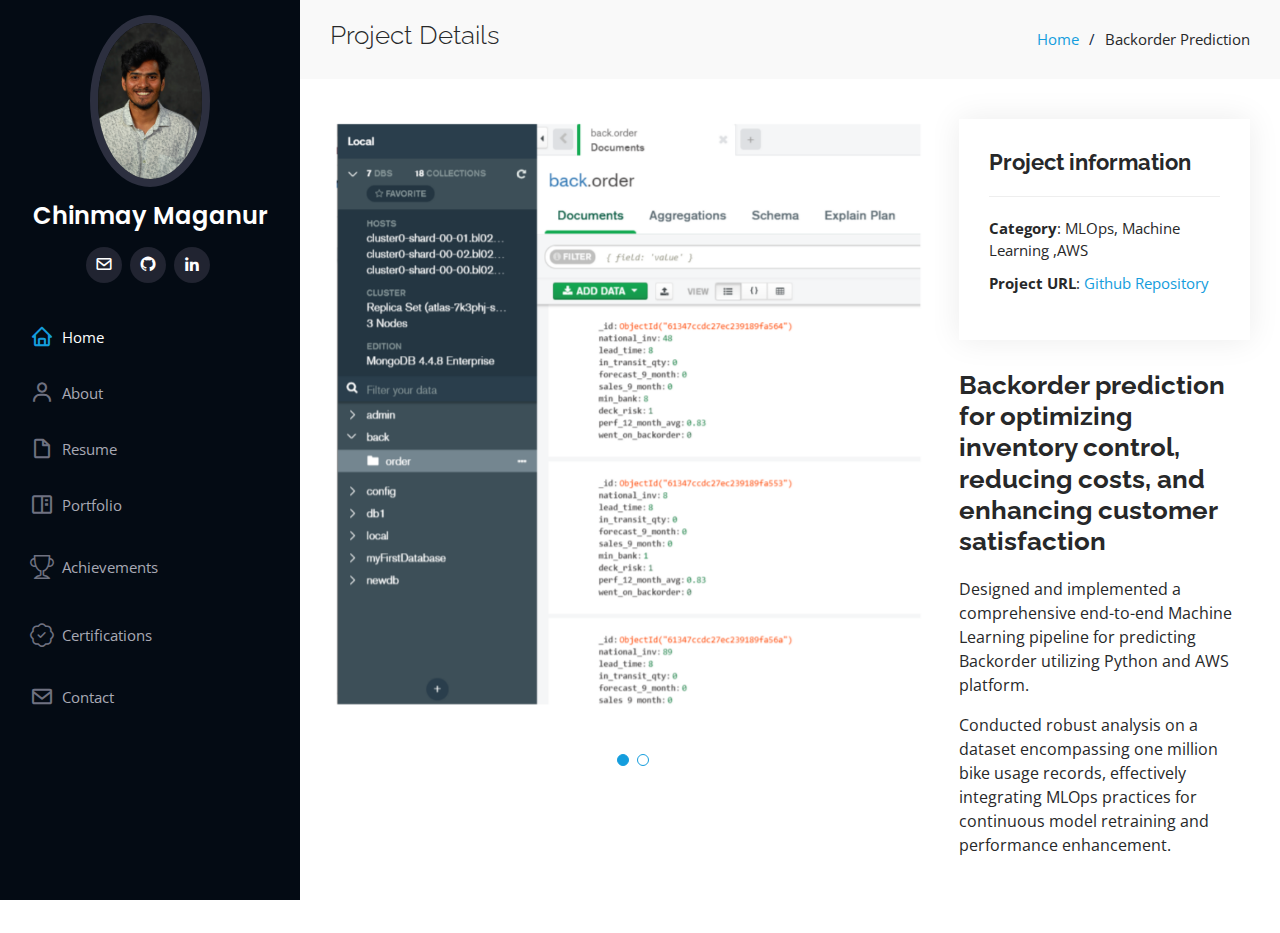
<file: portfolio-details-2.html>
<!DOCTYPE html>
<html lang="en">

<head>
  <meta charset="utf-8">
  <meta content="width=device-width, initial-scale=1.0" name="viewport">

  <title>Backorder Prediction</title>
  <meta content="" name="description">
  <meta content="" name="keywords">

  <!-- Favicons -->
  <link href="assets/img/letter-c.png.png" rel="icon">
  <link href="assets/img/apple-touch-icon.png" rel="apple-touch-icon">

  <!-- Google Fonts -->
  <link href="https://fonts.googleapis.com/css?family=Open+Sans:300,300i,400,400i,600,600i,700,700i|Raleway:300,300i,400,400i,500,500i,600,600i,700,700i|Poppins:300,300i,400,400i,500,500i,600,600i,700,700i" rel="stylesheet">

  <!-- Vendor CSS Files -->
  <link href="assets/vendor/aos/aos.css" rel="stylesheet">
  <link href="assets/vendor/bootstrap/css/bootstrap.min.css" rel="stylesheet">
  <link href="assets/vendor/bootstrap-icons/bootstrap-icons.css" rel="stylesheet">
  <link href="assets/vendor/boxicons/css/boxicons.min.css" rel="stylesheet">
  <link href="assets/vendor/glightbox/css/glightbox.min.css" rel="stylesheet">
  <link href="assets/vendor/swiper/swiper-bundle.min.css" rel="stylesheet">

  <!-- Template Main CSS File -->
  <link href="assets/css/style.css" rel="stylesheet">

  <!-- =======================================================
  * Template Name: iPortfolio
  * Updated: May 30 2023 with Bootstrap v5.3.0
  * Template URL: https://bootstrapmade.com/iportfolio-bootstrap-portfolio-websites-template/
  * Author: BootstrapMade.com
  * License: https://bootstrapmade.com/license/
  ======================================================== -->
</head>

<body>

  <!-- ======= Mobile nav toggle button ======= -->
  <i class="bi bi-list mobile-nav-toggle d-xl-none"></i>

  <!-- ======= Header ======= 
  <header id="header">
    <div class="d-flex flex-column">

      <div class="profile">
        <img src="assets/img/profile-img.jpg" alt="" class="img-fluid rounded-circle">
        <h1 class="text-light"><a href="index.html">Alex Smith</a></h1>
        <div class="social-links mt-3 text-center">
          <a href="#" class="twitter"><i class="bx bxl-twitter"></i></a>
          <a href="#" class="facebook"><i class="bx bxl-facebook"></i></a>
          <a href="#" class="instagram"><i class="bx bxl-instagram"></i></a>
          <a href="#" class="google-plus"><i class="bx bxl-skype"></i></a>
          <a href="#" class="linkedin"><i class="bx bxl-linkedin"></i></a>
        </div>
      </div>

      <nav id="navbar" class="nav-menu navbar">
        <ul>
          <li><a href="#hero" class="nav-link scrollto active"><i class="bx bx-home"></i> <span>Home</span></a></li>
          <li><a href="#about" class="nav-link scrollto"><i class="bx bx-user"></i> <span>About</span></a></li>
          <li><a href="#resume" class="nav-link scrollto"><i class="bx bx-file-blank"></i> <span>Resume</span></a></li>
          <li><a href="#portfolio" class="nav-link scrollto"><i class="bx bx-book-content"></i> <span>Portfolio</span></a></li>
          <li><a href="#services" class="nav-link scrollto"><i class="bx bx-server"></i> <span>Services</span></a></li>
          <li><a href="#contact" class="nav-link scrollto"><i class="bx bx-envelope"></i> <span>Contact</span></a></li>
        </ul>
      </nav> .nav-menu 
    </div>
  </header> End Header -->

  <!-- ======= Header ======= -->
  <header id="header">
    <div class="d-flex flex-column">

      <div class="profile">
        <img src="assets/img/cover.jpg" alt="" class="img-fluid rounded-circle">
        <h1 class="text-light"><a href="index.html">Chinmay Maganur</a></h1>
        <div class="social-links mt-3 text-center">
          <a href="mailto:camaganu@syr.edu" class="mail" target="_blank"><i class="bx bx-envelope"></i></a>
          <!--<a href="https://twitter.com/sharadsin42" class="twitter" target="_blank"><i class="bx bxl-twitter"></i></a>-->
          <!--<a href="#" class="facebook"><i class="bx bxl-facebook"></i></a>
          <a href="#" class="instagram"><i class="bx bxl-instagram"></i></a>-->
          <a href="https://github.com/chinmay002" class="github" target="_blank"><i class="bx bxl-github"></i></a> 
          <a href="https://www.linkedin.com/in/chinmay-maganur/" class="linkedin" target="_blank"><i class="bx bxl-linkedin"></i></a>
        </div>
      </div>

      <nav id="navbar" class="nav-menu navbar">
        <ul>
          <li><a href="index.html#hero" class="nav-link scrollto active"><i class="bx bx-home"></i> <span>Home</span></a></li>
          <li><a href="index.html#about" class="nav-link scrollto"><i class="bx bx-user"></i> <span>About</span></a></li>
          <li><a href="index.html#resume" class="nav-link scrollto"><i class="bx bx-file-blank"></i> <span>Resume</span></a></li>
          <li><a href="index.html#portfolio" class="nav-link scrollto"><i class="bx bx-book-content"></i> <span>Portfolio</span></a></li>
          <li><a href="index.html#achievements" class="nav-link scrollto"><i class="bi bi-trophy"></i> <span>Achievements</span></a></li>
          <li><a href="index.html#certifications" class="nav-link scrollto"><i class="bi bi-patch-check"></i> <span>Certifications</span></a></li>
          <li><a href="index.html#contact" class="nav-link scrollto"><i class="bx bx-envelope"></i> <span>Contact</span></a></li>
        </ul>
      </nav><!-- .nav-menu -->
    </div>
  </header><!-- End Header -->

  <main id="main">

    <!-- ======= Breadcrumbs ======= -->
    <section id="breadcrumbs" class="breadcrumbs">
      <div class="container">

        <div class="d-flex justify-content-between align-items-center">
          <h2>Project Details</h2>
          <ol>
            <li><a href="index.html">Home</a></li>
            <li>Backorder Prediction</li>
          </ol>
        </div>

      </div>
    </section><!-- End Breadcrumbs -->

    <!-- ======= Portfolio Details Section ======= -->
    <section id="portfolio-details" class="portfolio-details">
      <div class="container">

        <div class="row gy-4">

          <div class="col-lg-8">
            <div class="portfolio-details-slider swiper">
              <div class="swiper-wrapper align-items-center">

                <div class="swiper-slide">
                  <img src="assets/img/portfolio/backorder-db-img.png" alt="">
                </div>

                <div class="swiper-slide">
                  <img src="assets/img/portfolio/backorder-ui-img.png" alt="">
                </div>
<!--                   
                <div class="swiper-slide">
                  <img src="assets/img/portfolio/portfolio-details-5.png" alt="">
                </div> -->

              </div>
              <div class="swiper-pagination"></div>
            </div>
          </div>

          <div class="col-lg-4">
            <div class="portfolio-info">
              <h3>Project information</h3>
              <ul>
                <li><strong>Category</strong>: MLOps, Machine Learning ,AWS</li>
                <!-- <li><strong>Role</strong>: Collaborator</li>
                <li><strong>Project date</strong>: April - May, 2023</li> -->
                <li><strong>Project URL</strong>: <a href="https://github.com/chinmay002/Backorder-Prediction">Github Repository</a></li>
              </ul>
            </div>
            <div class="portfolio-description">
              <h2>Backorder prediction for optimizing inventory control, reducing costs, and enhancing customer satisfaction</h2>
              <p>
                	Designed and implemented a comprehensive end-to-end Machine Learning pipeline for predicting Backorder utilizing Python and AWS platform. 
              </p>
              <p>
                	Conducted robust analysis on a dataset encompassing one million bike usage records, effectively integrating MLOps practices for continuous model retraining and performance enhancement.
              </p>
            </div>
          </div>

        </div>

      </div>
    </section><!-- End Portfolio Details Section -->

  </main><!-- End #main -->

  <!-- ======= Footer ======= -->
  <footer id="footer">
    <div class="container">
      <div class="copyright">
        &copy; Copyright <strong><span>iPortfolio</span></strong>
      </div>
      <div class="credits">
        <!-- All the links in the footer should remain intact. -->
        <!-- You can delete the links only if you purchased the pro version. -->
        <!-- Licensing information: https://bootstrapmade.com/license/ -->
        <!-- Purchase the pro version with working PHP/AJAX contact form: https://bootstrapmade.com/iportfolio-bootstrap-portfolio-websites-template/ -->
        Designed by <a href="https://bootstrapmade.com/">BootstrapMade</a>
      </div>
    </div>
  </footer><!-- End  Footer -->

  <a href="#" class="back-to-top d-flex align-items-center justify-content-center"><i class="bi bi-arrow-up-short"></i></a>

  <!-- Vendor JS Files -->
  <script src="assets/vendor/purecounter/purecounter_vanilla.js"></script>
  <script src="assets/vendor/aos/aos.js"></script>
  <script src="assets/vendor/bootstrap/js/bootstrap.bundle.min.js"></script>
  <script src="assets/vendor/glightbox/js/glightbox.min.js"></script>
  <script src="assets/vendor/isotope-layout/isotope.pkgd.min.js"></script>
  <script src="assets/vendor/swiper/swiper-bundle.min.js"></script>
  <script src="assets/vendor/typed.js/typed.umd.js"></script>
  <script src="assets/vendor/waypoints/noframework.waypoints.js"></script>
  <script src="assets/vendor/php-email-form/validate.js"></script>

  <!-- Template Main JS File -->
  <script src="assets/js/main.js"></script>

</body>

</html>
</file>
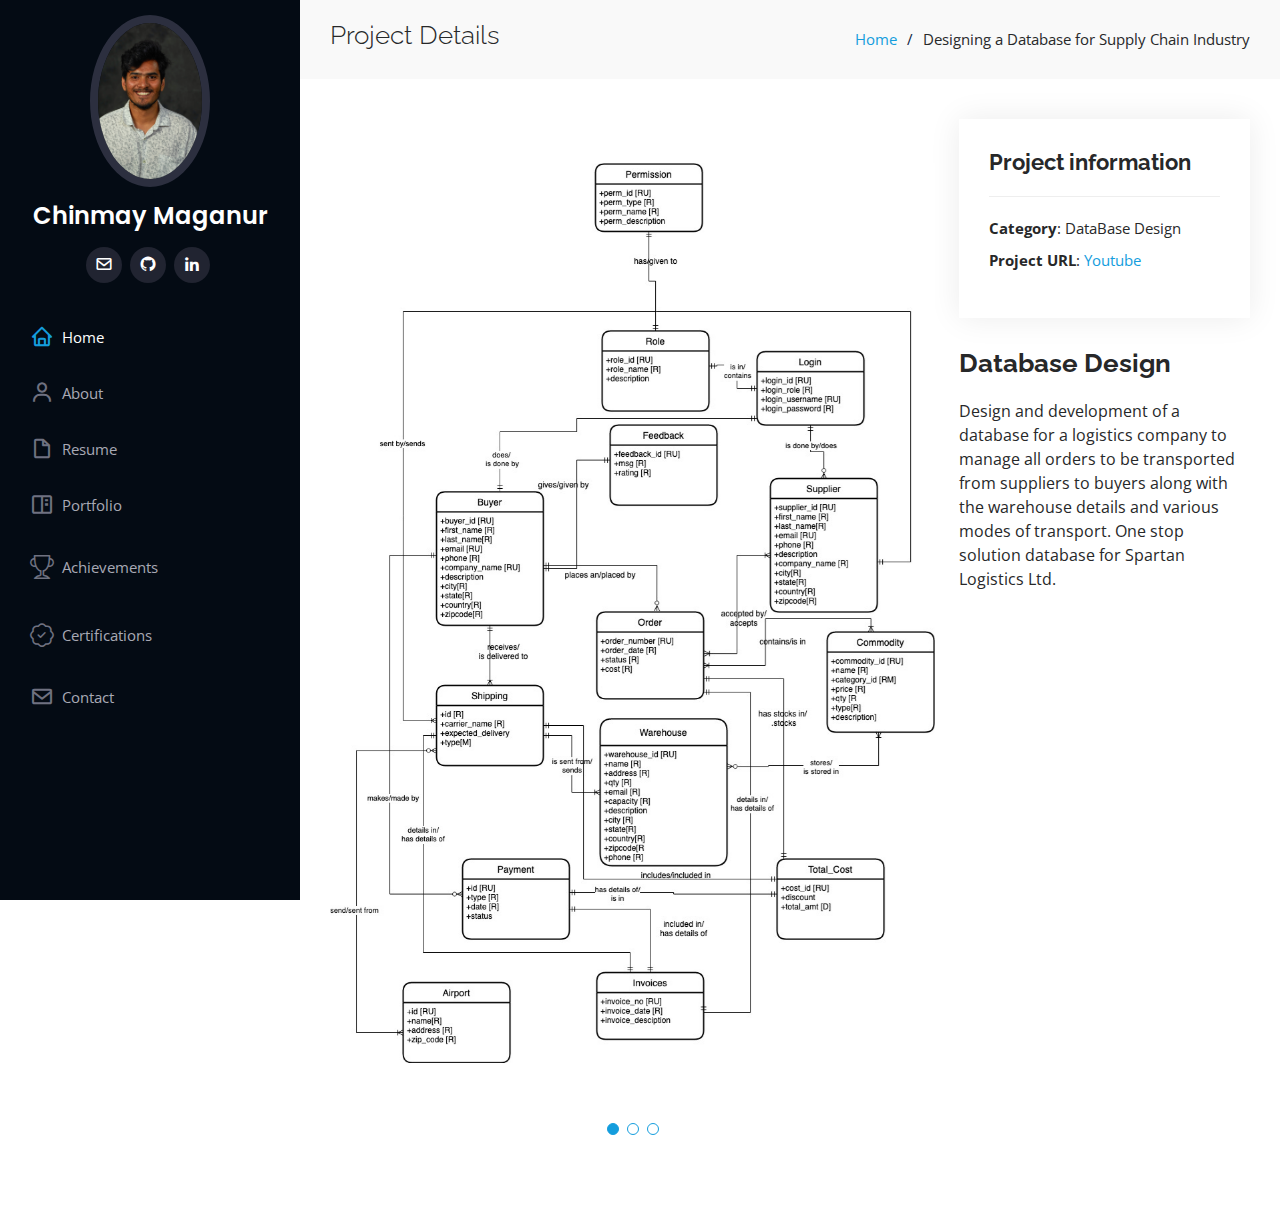
<file: portfolio-details-3.html>
<!DOCTYPE html>
<html lang="en">

<head>
  <meta charset="utf-8">
  <meta content="width=device-width, initial-scale=1.0" name="viewport">

  <title>Suply Chain DataBase</title>
  <meta content="" name="description">
  <meta content="" name="keywords">

  <!-- Favicons -->
  <link href="assets/img/letter-c.png" rel="icon">
  <link href="assets/img/apple-touch-icon.png" rel="apple-touch-icon">

  <!-- Google Fonts -->
  <link href="https://fonts.googleapis.com/css?family=Open+Sans:300,300i,400,400i,600,600i,700,700i|Raleway:300,300i,400,400i,500,500i,600,600i,700,700i|Poppins:300,300i,400,400i,500,500i,600,600i,700,700i" rel="stylesheet">

  <!-- Vendor CSS Files -->
  <link href="assets/vendor/aos/aos.css" rel="stylesheet">
  <link href="assets/vendor/bootstrap/css/bootstrap.min.css" rel="stylesheet">
  <link href="assets/vendor/bootstrap-icons/bootstrap-icons.css" rel="stylesheet">
  <link href="assets/vendor/boxicons/css/boxicons.min.css" rel="stylesheet">
  <link href="assets/vendor/glightbox/css/glightbox.min.css" rel="stylesheet">
  <link href="assets/vendor/swiper/swiper-bundle.min.css" rel="stylesheet">

  <!-- Template Main CSS File -->
  <link href="assets/css/style.css" rel="stylesheet">

  <!-- =======================================================
  * Template Name: iPortfolio
  * Updated: May 30 2023 with Bootstrap v5.3.0
  * Template URL: https://bootstrapmade.com/iportfolio-bootstrap-portfolio-websites-template/
  * Author: BootstrapMade.com
  * License: https://bootstrapmade.com/license/
  ======================================================== -->
</head>

<body>

  <!-- ======= Mobile nav toggle button ======= -->
  <i class="bi bi-list mobile-nav-toggle d-xl-none"></i>

  <!-- ======= Header ======= 
  <header id="header">
    <div class="d-flex flex-column">

      <div class="profile">
        <img src="assets/img/profile-img.jpg" alt="" class="img-fluid rounded-circle">
        <h1 class="text-light"><a href="index.html">Alex Smith</a></h1>
        <div class="social-links mt-3 text-center">
          <a href="#" class="twitter"><i class="bx bxl-twitter"></i></a>
          <a href="#" class="facebook"><i class="bx bxl-facebook"></i></a>
          <a href="#" class="instagram"><i class="bx bxl-instagram"></i></a>
          <a href="#" class="google-plus"><i class="bx bxl-skype"></i></a>
          <a href="#" class="linkedin"><i class="bx bxl-linkedin"></i></a>
        </div>
      </div>

      <nav id="navbar" class="nav-menu navbar">
        <ul>
          <li><a href="#hero" class="nav-link scrollto active"><i class="bx bx-home"></i> <span>Home</span></a></li>
          <li><a href="#about" class="nav-link scrollto"><i class="bx bx-user"></i> <span>About</span></a></li>
          <li><a href="#resume" class="nav-link scrollto"><i class="bx bx-file-blank"></i> <span>Resume</span></a></li>
          <li><a href="#portfolio" class="nav-link scrollto"><i class="bx bx-book-content"></i> <span>Portfolio</span></a></li>
          <li><a href="#services" class="nav-link scrollto"><i class="bx bx-server"></i> <span>Services</span></a></li>
          <li><a href="#contact" class="nav-link scrollto"><i class="bx bx-envelope"></i> <span>Contact</span></a></li>
        </ul>
      </nav> .nav-menu 
    </div>
  </header> End Header -->

  <!-- ======= Header ======= -->
  <header id="header">
    <div class="d-flex flex-column">

      <div class="profile">
        <img src="assets/img/cover.jpg" alt="" class="img-fluid rounded-circle">
        <h1 class="text-light"><a href="index.html">Chinmay Maganur</a></h1>
        <div class="social-links mt-3 text-center">
          <a href="mailto:camaganu@syr.edu" class="mail" target="_blank"><i class="bx bx-envelope"></i></a>
          <!--<a href="https://twitter.com/sharadsin42" class="twitter" target="_blank"><i class="bx bxl-twitter"></i></a>-->
          <!--<a href="#" class="facebook"><i class="bx bxl-facebook"></i></a>
          <a href="#" class="instagram"><i class="bx bxl-instagram"></i></a>-->
          <a href="https://github.com/chinmay002" class="github" target="_blank"><i class="bx bxl-github"></i></a> 
          <a href="https://www.linkedin.com/in/chinmay-maganur/" class="linkedin" target="_blank"><i class="bx bxl-linkedin"></i></a>
        </div>
      </div>

      <nav id="navbar" class="nav-menu navbar">
        <ul>
          <li><a href="index.html#hero" class="nav-link scrollto active"><i class="bx bx-home"></i> <span>Home</span></a></li>
          <li><a href="index.html#about" class="nav-link scrollto"><i class="bx bx-user"></i> <span>About</span></a></li>
          <li><a href="index.html#resume" class="nav-link scrollto"><i class="bx bx-file-blank"></i> <span>Resume</span></a></li>
          <li><a href="index.html#portfolio" class="nav-link scrollto"><i class="bx bx-book-content"></i> <span>Portfolio</span></a></li>
          <li><a href="index.html#achievements" class="nav-link scrollto"><i class="bi bi-trophy"></i> <span>Achievements</span></a></li>
          <li><a href="index.html#certifications" class="nav-link scrollto"><i class="bi bi-patch-check"></i> <span>Certifications</span></a></li>
          <li><a href="index.html#contact" class="nav-link scrollto"><i class="bx bx-envelope"></i> <span>Contact</span></a></li>
        </ul>
      </nav><!-- .nav-menu -->
    </div>
  </header><!-- End Header -->

  <main id="main">

    <!-- ======= Breadcrumbs ======= -->
    <section id="breadcrumbs" class="breadcrumbs">
      <div class="container">

        <div class="d-flex justify-content-between align-items-center">
          <h2>Project Details</h2>
          <ol>
            <li><a href="index.html">Home</a></li>
            <li>Designing a Database for Supply Chain Industry</li>
          </ol>
        </div>

      </div>
    </section><!-- End Breadcrumbs -->

    <!-- ======= Portfolio Details Section ======= -->
    <section id="portfolio-details" class="portfolio-details">
      <div class="container">

        <div class="row gy-4">

          <div class="col-lg-8">
            <div class="portfolio-details-slider swiper">
              <div class="swiper-wrapper align-items-center">

                <div class="swiper-slide">
                  <img src="assets/img/portfolio/db-conceptual.jpg" alt="">
                </div>

                <div class="swiper-slide">
                  <img src="assets/img/portfolio/db-logical.jpg" alt="">
                </div>
                  
                <div class="swiper-slide">
                  <img src="assets/img/portfolio/db-ui.png" alt="">
                </div>

              </div>
              <div class="swiper-pagination"></div>
            </div>
          </div>

          <div class="col-lg-4">
            <div class="portfolio-info">
              <h3>Project information</h3>
              <ul>
                <li><strong>Category</strong>: DataBase Design</li>
                
                <li><strong>Project URL</strong>: <a href="https://www.youtube.com/watch?v=C8_VIGI-iN0">Youtube</a></li>
              </ul>
            </div>
            <div class="portfolio-description">
              <h2>Database Design</h2>
              <p>
                Design and development of a database for a logistics company to manage all orders to be transported from suppliers to buyers along with the warehouse details and various modes of transport. One stop solution database for Spartan Logistics Ltd.
              </p>
            </div>
          </div>

        </div>

      </div>
    </section><!-- End Portfolio Details Section -->

  </main><!-- End #main -->

  <!-- ======= Footer ======= -->
  <footer id="footer">
    <div class="container">
      <div class="copyright">
        &copy; Copyright <strong><span>iPortfolio</span></strong>
      </div>
      <div class="credits">
        <!-- All the links in the footer should remain intact. -->
        <!-- You can delete the links only if you purchased the pro version. -->
        <!-- Licensing information: https://bootstrapmade.com/license/ -->
        <!-- Purchase the pro version with working PHP/AJAX contact form: https://bootstrapmade.com/iportfolio-bootstrap-portfolio-websites-template/ -->
        Designed by <a href="https://bootstrapmade.com/">BootstrapMade</a>
      </div>
    </div>
  </footer><!-- End  Footer -->

  <a href="#" class="back-to-top d-flex align-items-center justify-content-center"><i class="bi bi-arrow-up-short"></i></a>

  <!-- Vendor JS Files -->
  <script src="assets/vendor/purecounter/purecounter_vanilla.js"></script>
  <script src="assets/vendor/aos/aos.js"></script>
  <script src="assets/vendor/bootstrap/js/bootstrap.bundle.min.js"></script>
  <script src="assets/vendor/glightbox/js/glightbox.min.js"></script>
  <script src="assets/vendor/isotope-layout/isotope.pkgd.min.js"></script>
  <script src="assets/vendor/swiper/swiper-bundle.min.js"></script>
  <script src="assets/vendor/typed.js/typed.umd.js"></script>
  <script src="assets/vendor/waypoints/noframework.waypoints.js"></script>
  <script src="assets/vendor/php-email-form/validate.js"></script>

  <!-- Template Main JS File -->
  <script src="assets/js/main.js"></script>

</body>

</html>
</file>
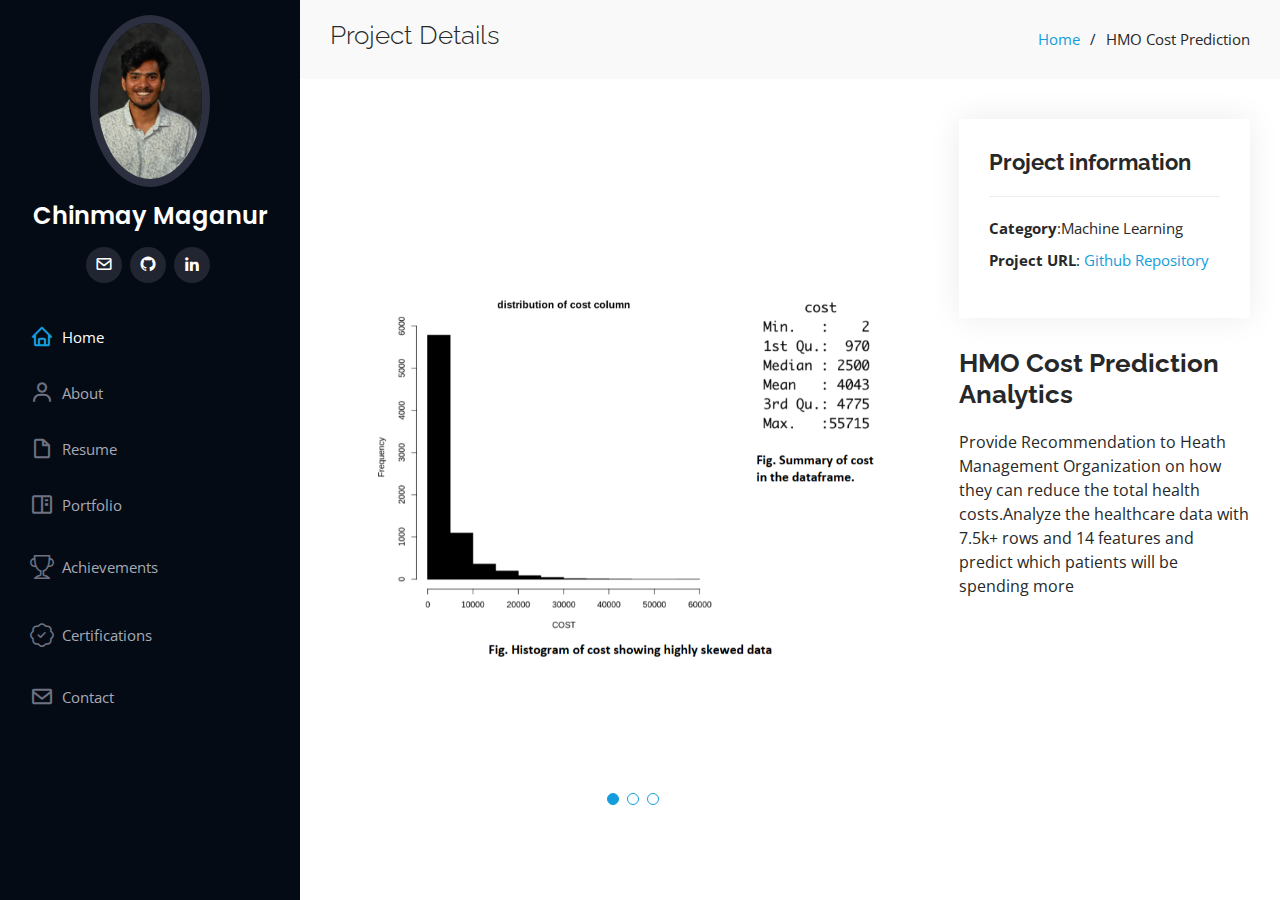
<file: portfolio-details-4.html>
<!DOCTYPE html>
<html lang="en">

<head>
  <meta charset="utf-8">
  <meta content="width=device-width, initial-scale=1.0" name="viewport">

  <title>Advertisement fund allocation for social media platforms</title>
  <meta content="" name="description">
  <meta content="" name="keywords">

  <!-- Favicons -->
  <link href="assets/img/letter-c.png" rel="icon">
  <link href="assets/img/apple-touch-icon.png" rel="apple-touch-icon">

  <!-- Google Fonts -->
  <link href="https://fonts.googleapis.com/css?family=Open+Sans:300,300i,400,400i,600,600i,700,700i|Raleway:300,300i,400,400i,500,500i,600,600i,700,700i|Poppins:300,300i,400,400i,500,500i,600,600i,700,700i" rel="stylesheet">

  <!-- Vendor CSS Files -->
  <link href="assets/vendor/aos/aos.css" rel="stylesheet">
  <link href="assets/vendor/bootstrap/css/bootstrap.min.css" rel="stylesheet">
  <link href="assets/vendor/bootstrap-icons/bootstrap-icons.css" rel="stylesheet">
  <link href="assets/vendor/boxicons/css/boxicons.min.css" rel="stylesheet">
  <link href="assets/vendor/glightbox/css/glightbox.min.css" rel="stylesheet">
  <link href="assets/vendor/swiper/swiper-bundle.min.css" rel="stylesheet">

  <!-- Template Main CSS File -->
  <link href="assets/css/style.css" rel="stylesheet">

  <!-- =======================================================
  * Template Name: iPortfolio
  * Updated: May 30 2023 with Bootstrap v5.3.0
  * Template URL: https://bootstrapmade.com/iportfolio-bootstrap-portfolio-websites-template/
  * Author: BootstrapMade.com
  * License: https://bootstrapmade.com/license/
  ======================================================== -->
</head>

<body>

  <!-- ======= Mobile nav toggle button ======= -->
  <i class="bi bi-list mobile-nav-toggle d-xl-none"></i>

  <!-- ======= Header ======= 
  <header id="header">
    <div class="d-flex flex-column">

      <div class="profile">
        <img src="assets/img/profile-img.jpg" alt="" class="img-fluid rounded-circle">
        <h1 class="text-light"><a href="index.html">Alex Smith</a></h1>
        <div class="social-links mt-3 text-center">
          <a href="#" class="twitter"><i class="bx bxl-twitter"></i></a>
          <a href="#" class="facebook"><i class="bx bxl-facebook"></i></a>
          <a href="#" class="instagram"><i class="bx bxl-instagram"></i></a>
          <a href="#" class="google-plus"><i class="bx bxl-skype"></i></a>
          <a href="#" class="linkedin"><i class="bx bxl-linkedin"></i></a>
        </div>
      </div>

      <nav id="navbar" class="nav-menu navbar">
        <ul>
          <li><a href="#hero" class="nav-link scrollto active"><i class="bx bx-home"></i> <span>Home</span></a></li>
          <li><a href="#about" class="nav-link scrollto"><i class="bx bx-user"></i> <span>About</span></a></li>
          <li><a href="#resume" class="nav-link scrollto"><i class="bx bx-file-blank"></i> <span>Resume</span></a></li>
          <li><a href="#portfolio" class="nav-link scrollto"><i class="bx bx-book-content"></i> <span>Portfolio</span></a></li>
          <li><a href="#services" class="nav-link scrollto"><i class="bx bx-server"></i> <span>Services</span></a></li>
          <li><a href="#contact" class="nav-link scrollto"><i class="bx bx-envelope"></i> <span>Contact</span></a></li>
        </ul>
      </nav> .nav-menu 
    </div>
  </header> End Header -->

  <!-- ======= Header ======= -->
  <header id="header">
    <div class="d-flex flex-column">

      <div class="profile">
        <img src="assets/img/cover.jpg" alt="" class="img-fluid rounded-circle">
        <h1 class="text-light"><a href="index.html">Chinmay Maganur</a></h1>
        <div class="social-links mt-3 text-center">
          <a href="mailto:camaganu@syr.edu" class="mail" target="_blank"><i class="bx bx-envelope"></i></a>
          <!--<a href="https://twitter.com/sharadsin42" class="twitter" target="_blank"><i class="bx bxl-twitter"></i></a>-->
          <!--<a href="#" class="facebook"><i class="bx bxl-facebook"></i></a>
          <a href="#" class="instagram"><i class="bx bxl-instagram"></i></a>-->
          <a href="https://github.com/chinmay002" class="github" target="_blank"><i class="bx bxl-github"></i></a> 
          <a href="https://www.linkedin.com/in/chinmay-maganur/" class="linkedin" target="_blank"><i class="bx bxl-linkedin"></i></a>
        </div>
      </div>

      <nav id="navbar" class="nav-menu navbar">
        <ul>
          <li><a href="index.html#hero" class="nav-link scrollto active"><i class="bx bx-home"></i> <span>Home</span></a></li>
          <li><a href="index.html#about" class="nav-link scrollto"><i class="bx bx-user"></i> <span>About</span></a></li>
          <li><a href="index.html#resume" class="nav-link scrollto"><i class="bx bx-file-blank"></i> <span>Resume</span></a></li>
          <li><a href="index.html#portfolio" class="nav-link scrollto"><i class="bx bx-book-content"></i> <span>Portfolio</span></a></li>
          <li><a href="index.html#achievements" class="nav-link scrollto"><i class="bi bi-trophy"></i> <span>Achievements</span></a></li>
          <li><a href="index.html#certifications" class="nav-link scrollto"><i class="bi bi-patch-check"></i> <span>Certifications</span></a></li>
          <li><a href="index.html#contact" class="nav-link scrollto"><i class="bx bx-envelope"></i> <span>Contact</span></a></li>
        </ul>
      </nav><!-- .nav-menu -->
    </div>
  </header><!-- End Header -->

  <main id="main">

    <!-- ======= Breadcrumbs ======= -->
    <section id="breadcrumbs" class="breadcrumbs">
      <div class="container">

        <div class="d-flex justify-content-between align-items-center">
          <h2>Project Details</h2>
          <ol>
            <li><a href="index.html">Home</a></li>
            <li>HMO Cost Prediction </li>
          </ol>
        </div>

      </div>
    </section><!-- End Breadcrumbs -->

    <!-- ======= Portfolio Details Section ======= -->
    <section id="portfolio-details" class="portfolio-details">
      <div class="container">

        <div class="row gy-4">

          <div class="col-lg-8">
            <div class="portfolio-details-slider swiper">
              <div class="swiper-wrapper align-items-center">

                <div class="swiper-slide">
                  <img src="assets/img/portfolio/hmo-cost-dist.png" alt="">
                </div>

                <div class="swiper-slide">
                  <img src="assets/img/portfolio/smoker.png" alt="">
                </div>
                  
                <div class="swiper-slide">
                  <img src="assets/img/portfolio/hmo-final.png" alt="">
                </div>

              </div>
              <div class="swiper-pagination"></div>
            </div>
          </div>

          <div class="col-lg-4">
            <div class="portfolio-info">
              <h3>Project information</h3>
              <ul>
                <li><strong>Category</strong>:Machine Learning</li>
                <li><strong>Project URL</strong>: <a href="https://github.com/chinmay002/Healthcare-Project">Github Repository</a></li>
              </ul>
            </div>
            <div class="portfolio-description">
              <h2>HMO Cost Prediction Analytics</h2>
              <p>
                	Provide Recommendation to Heath Management Organization on how they can reduce the total health costs.Analyze the healthcare data with 7.5k+ rows and 14 features and predict which patients will be spending more

              </p>
            </div>
          </div>

        </div>

      </div>
    </section><!-- End Portfolio Details Section -->

  </main><!-- End #main -->

  <!-- ======= Footer ======= -->
  <footer id="footer">
    <div class="container">
      <div class="copyright">
        &copy; Copyright <strong><span>iPortfolio</span></strong>
      </div>
      <div class="credits">
        <!-- All the links in the footer should remain intact. -->
        <!-- You can delete the links only if you purchased the pro version. -->
        <!-- Licensing information: https://bootstrapmade.com/license/ -->
        <!-- Purchase the pro version with working PHP/AJAX contact form: https://bootstrapmade.com/iportfolio-bootstrap-portfolio-websites-template/ -->
        Designed by <a href="https://bootstrapmade.com/">BootstrapMade</a>
      </div>
    </div>
  </footer><!-- End  Footer -->

  <a href="#" class="back-to-top d-flex align-items-center justify-content-center"><i class="bi bi-arrow-up-short"></i></a>

  <!-- Vendor JS Files -->
  <script src="assets/vendor/purecounter/purecounter_vanilla.js"></script>
  <script src="assets/vendor/aos/aos.js"></script>
  <script src="assets/vendor/bootstrap/js/bootstrap.bundle.min.js"></script>
  <script src="assets/vendor/glightbox/js/glightbox.min.js"></script>
  <script src="assets/vendor/isotope-layout/isotope.pkgd.min.js"></script>
  <script src="assets/vendor/swiper/swiper-bundle.min.js"></script>
  <script src="assets/vendor/typed.js/typed.umd.js"></script>
  <script src="assets/vendor/waypoints/noframework.waypoints.js"></script>
  <script src="assets/vendor/php-email-form/validate.js"></script>

  <!-- Template Main JS File -->
  <script src="assets/js/main.js"></script>

</body>

</html>
</file>
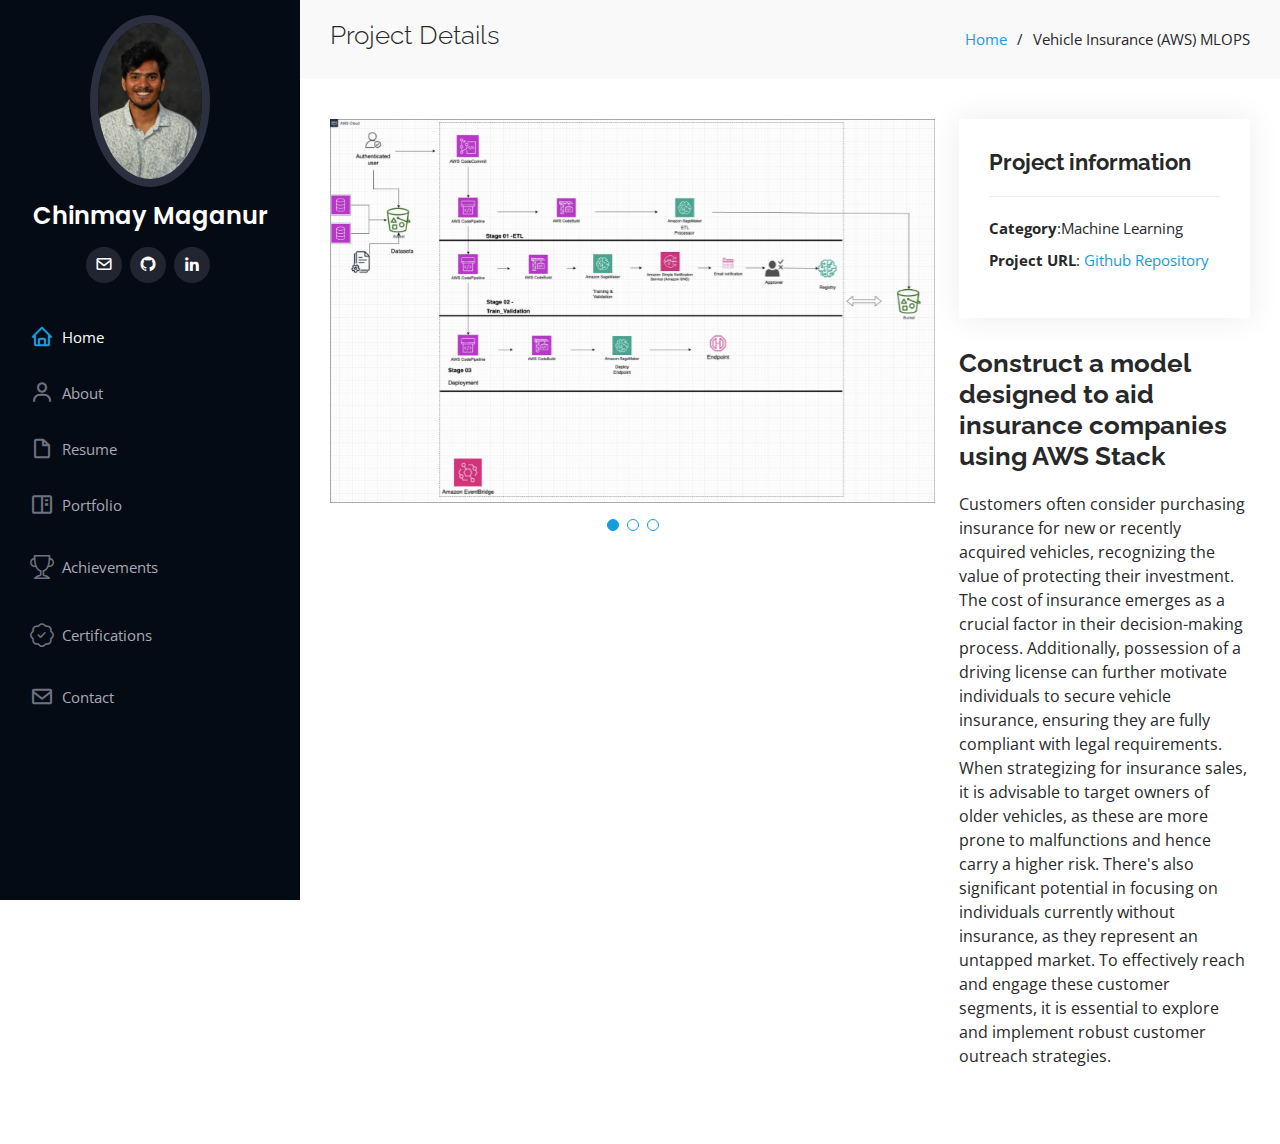
<file: portfolio-details-5.html>
<!DOCTYPE html>
<html lang="en">

<head>
  <meta charset="utf-8">
  <meta content="width=device-width, initial-scale=1.0" name="viewport">

  <title>Vehicle Insurance Prediction MLOPS</title>
  <meta content="" name="description">
  <meta content="" name="keywords">

  <!-- Favicons -->
  <link href="assets/img/letter-c.png" rel="icon">
  <link href="assets/img/apple-touch-icon.png" rel="apple-touch-icon">

  <!-- Google Fonts -->
  <link href="https://fonts.googleapis.com/css?family=Open+Sans:300,300i,400,400i,600,600i,700,700i|Raleway:300,300i,400,400i,500,500i,600,600i,700,700i|Poppins:300,300i,400,400i,500,500i,600,600i,700,700i" rel="stylesheet">

  <!-- Vendor CSS Files -->
  <link href="assets/vendor/aos/aos.css" rel="stylesheet">
  <link href="assets/vendor/bootstrap/css/bootstrap.min.css" rel="stylesheet">
  <link href="assets/vendor/bootstrap-icons/bootstrap-icons.css" rel="stylesheet">
  <link href="assets/vendor/boxicons/css/boxicons.min.css" rel="stylesheet">
  <link href="assets/vendor/glightbox/css/glightbox.min.css" rel="stylesheet">
  <link href="assets/vendor/swiper/swiper-bundle.min.css" rel="stylesheet">

  <!-- Template Main CSS File -->
  <link href="assets/css/style.css" rel="stylesheet">

  <!-- =======================================================
  * Template Name: iPortfolio
  * Updated: May 30 2023 with Bootstrap v5.3.0
  * Template URL: https://bootstrapmade.com/iportfolio-bootstrap-portfolio-websites-template/
  * Author: BootstrapMade.com
  * License: https://bootstrapmade.com/license/
  ======================================================== -->
</head>

<body>

  <!-- ======= Mobile nav toggle button ======= -->
  <i class="bi bi-list mobile-nav-toggle d-xl-none"></i>

  <!-- ======= Header ======= 
  <header id="header">
    <div class="d-flex flex-column">

      <div class="profile">
        <img src="assets/img/profile-img.jpg" alt="" class="img-fluid rounded-circle">
        <h1 class="text-light"><a href="index.html">Alex Smith</a></h1>
        <div class="social-links mt-3 text-center">
          <a href="#" class="twitter"><i class="bx bxl-twitter"></i></a>
          <a href="#" class="facebook"><i class="bx bxl-facebook"></i></a>
          <a href="#" class="instagram"><i class="bx bxl-instagram"></i></a>
          <a href="#" class="google-plus"><i class="bx bxl-skype"></i></a>
          <a href="#" class="linkedin"><i class="bx bxl-linkedin"></i></a>
        </div>
      </div>

      <nav id="navbar" class="nav-menu navbar">
        <ul>
          <li><a href="#hero" class="nav-link scrollto active"><i class="bx bx-home"></i> <span>Home</span></a></li>
          <li><a href="#about" class="nav-link scrollto"><i class="bx bx-user"></i> <span>About</span></a></li>
          <li><a href="#resume" class="nav-link scrollto"><i class="bx bx-file-blank"></i> <span>Resume</span></a></li>
          <li><a href="#portfolio" class="nav-link scrollto"><i class="bx bx-book-content"></i> <span>Portfolio</span></a></li>
          <li><a href="#services" class="nav-link scrollto"><i class="bx bx-server"></i> <span>Services</span></a></li>
          <li><a href="#contact" class="nav-link scrollto"><i class="bx bx-envelope"></i> <span>Contact</span></a></li>
        </ul>
      </nav> .nav-menu 
    </div>
  </header> End Header -->

  <!-- ======= Header ======= -->
  <header id="header">
    <div class="d-flex flex-column">

      <div class="profile">
        <img src="assets/img/cover.jpg" alt="" class="img-fluid rounded-circle">
        <h1 class="text-light"><a href="index.html">Chinmay Maganur</a></h1>
        <div class="social-links mt-3 text-center">
          <a href="mailto:camaganu@syr.edu" class="mail" target="_blank"><i class="bx bx-envelope"></i></a>
          <!--<a href="https://twitter.com/sharadsin42" class="twitter" target="_blank"><i class="bx bxl-twitter"></i></a>-->
          <!--<a href="#" class="facebook"><i class="bx bxl-facebook"></i></a>
          <a href="#" class="instagram"><i class="bx bxl-instagram"></i></a>-->
          <a href="https://github.com/chinmay002" class="github" target="_blank"><i class="bx bxl-github"></i></a> 
          <a href="https://www.linkedin.com/in/chinmay-maganur/" class="linkedin" target="_blank"><i class="bx bxl-linkedin"></i></a>
        </div>
      </div>

      <nav id="navbar" class="nav-menu navbar">
        <ul>
          <li><a href="index.html#hero" class="nav-link scrollto active"><i class="bx bx-home"></i> <span>Home</span></a></li>
          <li><a href="index.html#about" class="nav-link scrollto"><i class="bx bx-user"></i> <span>About</span></a></li>
          <li><a href="index.html#resume" class="nav-link scrollto"><i class="bx bx-file-blank"></i> <span>Resume</span></a></li>
          <li><a href="index.html#portfolio" class="nav-link scrollto"><i class="bx bx-book-content"></i> <span>Portfolio</span></a></li>
          <li><a href="index.html#achievements" class="nav-link scrollto"><i class="bi bi-trophy"></i> <span>Achievements</span></a></li>
          <li><a href="index.html#certifications" class="nav-link scrollto"><i class="bi bi-patch-check"></i> <span>Certifications</span></a></li>
          <li><a href="index.html#contact" class="nav-link scrollto"><i class="bx bx-envelope"></i> <span>Contact</span></a></li>
        </ul>
      </nav><!-- .nav-menu -->
    </div>
  </header><!-- End Header -->

  <main id="main">

    <!-- ======= Breadcrumbs ======= -->
    <section id="breadcrumbs" class="breadcrumbs">
      <div class="container">

        <div class="d-flex justify-content-between align-items-center">
          <h2>Project Details</h2>
          <ol>
            <li><a href="index.html">Home</a></li>
            <li>Vehicle Insurance (AWS) MLOPS</li>
          </ol>
        </div>

      </div>
    </section><!-- End Breadcrumbs -->

    <!-- ======= Portfolio Details Section ======= -->
    <section id="portfolio-details" class="portfolio-details">
      <div class="container">

        <div class="row gy-4">

          <div class="col-lg-8">
            <div class="portfolio-details-slider swiper">
              <div class="swiper-wrapper align-items-center">

                <div class="swiper-slide">
                  <img src="assets/img/portfolio/vehicel-insurance-aws.jpg" alt="">
                </div>

                <div class="swiper-slide">
                  <img src="assets/img/portfolio/vehicel-age.png" alt="">
                </div>
                  
                <div class="swiper-slide">
                  <img src="assets/img/portfolio/vehicel-response.png" alt="">
                </div>

              </div>
              <div class="swiper-pagination"></div>
            </div>
          </div>

          <div class="col-lg-4">
            <div class="portfolio-info">
              <h3>Project information</h3>
              <ul>
                <li><strong>Category</strong>:Machine Learning</li>
              
                <li><strong>Project URL</strong>: <a href="https://github.com/chinmay002/Vehicle-Insurance">Github Repository</a></li>
              </ul>
            </div>
            <div class="portfolio-description">
              <h2>Construct a model designed to aid insurance companies using AWS Stack</h2>
              <p>
                Customers often consider purchasing insurance for new or recently acquired vehicles, recognizing the value of protecting their investment. The cost of insurance emerges as a crucial factor in their decision-making process. Additionally, possession of a driving license can further motivate individuals to secure vehicle insurance, ensuring they are fully compliant with legal requirements. When strategizing for insurance sales, it is advisable to target owners of older vehicles, as these are more prone to malfunctions and hence carry a higher risk. There's also significant potential in focusing on individuals currently without insurance, as they represent an untapped market. To effectively reach and engage these customer segments, it is essential to explore and implement robust customer outreach strategies.
              </p>
            </div>
          </div>

        </div>

      </div>
    </section><!-- End Portfolio Details Section -->

  </main><!-- End #main -->

  <!-- ======= Footer ======= -->
  <footer id="footer">
    <div class="container">
      <div class="copyright">
        &copy; Copyright <strong><span>iPortfolio</span></strong>
      </div>
      <div class="credits">
        <!-- All the links in the footer should remain intact. -->
        <!-- You can delete the links only if you purchased the pro version. -->
        <!-- Licensing information: https://bootstrapmade.com/license/ -->
        <!-- Purchase the pro version with working PHP/AJAX contact form: https://bootstrapmade.com/iportfolio-bootstrap-portfolio-websites-template/ -->
        Designed by <a href="https://bootstrapmade.com/">BootstrapMade</a>
      </div>
    </div>
  </footer><!-- End  Footer -->

  <a href="#" class="back-to-top d-flex align-items-center justify-content-center"><i class="bi bi-arrow-up-short"></i></a>

  <!-- Vendor JS Files -->
  <script src="assets/vendor/purecounter/purecounter_vanilla.js"></script>
  <script src="assets/vendor/aos/aos.js"></script>
  <script src="assets/vendor/bootstrap/js/bootstrap.bundle.min.js"></script>
  <script src="assets/vendor/glightbox/js/glightbox.min.js"></script>
  <script src="assets/vendor/isotope-layout/isotope.pkgd.min.js"></script>
  <script src="assets/vendor/swiper/swiper-bundle.min.js"></script>
  <script src="assets/vendor/typed.js/typed.umd.js"></script>
  <script src="assets/vendor/waypoints/noframework.waypoints.js"></script>
  <script src="assets/vendor/php-email-form/validate.js"></script>

  <!-- Template Main JS File -->
  <script src="assets/js/main.js"></script>
  <script>
    window.onload = function() {
      var myVideo = document.getElementById('myVideo');
      myVideo.playbackRate = 2; // 1.5x playback speed
    };
  
    window.addEventListener("scroll", function() {
      var footer = document.getElementById("footer");
      if ((window.innerHeight + window.scrollY) >= document.body.offsetHeight) {
        // you're at the bottom of the page
        footer.style.opacity = 1;
      } else {
        footer.style.opacity = 0;
      }
    });
    </script>

</body>

</html>
</file>
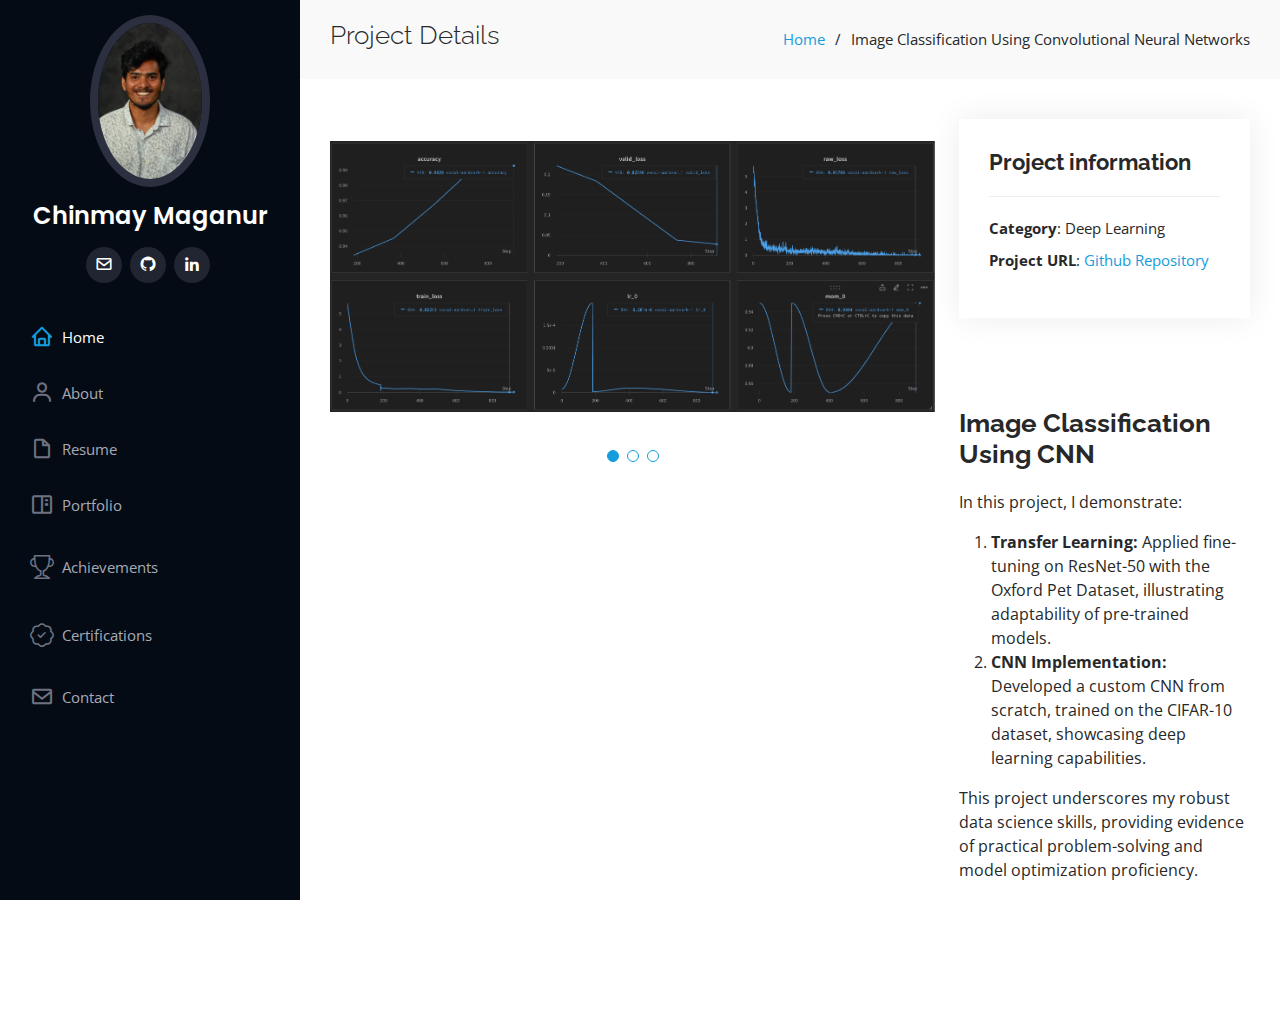
<file: portfolio-details-6.html>
<!DOCTYPE html>
<html lang="en">

<head>
  <meta charset="utf-8">
  <meta content="width=device-width, initial-scale=1.0" name="viewport">

  <title>Image Classification Using Convolutional Neural Networks</title>
  <meta content="" name="description">
  <meta content="" name="keywords">

  <!-- Favicons -->
  <link href="assets/img/letter-c.png" rel="icon">
  <link href="assets/img/apple-touch-icon.png" rel="apple-touch-icon">

  <!-- Google Fonts -->
  <link href="https://fonts.googleapis.com/css?family=Open+Sans:300,300i,400,400i,600,600i,700,700i|Raleway:300,300i,400,400i,500,500i,600,600i,700,700i|Poppins:300,300i,400,400i,500,500i,600,600i,700,700i" rel="stylesheet">

  <!-- Vendor CSS Files -->
  <link href="assets/vendor/aos/aos.css" rel="stylesheet">
  <link href="assets/vendor/bootstrap/css/bootstrap.min.css" rel="stylesheet">
  <link href="assets/vendor/bootstrap-icons/bootstrap-icons.css" rel="stylesheet">
  <link href="assets/vendor/boxicons/css/boxicons.min.css" rel="stylesheet">
  <link href="assets/vendor/glightbox/css/glightbox.min.css" rel="stylesheet">
  <link href="assets/vendor/swiper/swiper-bundle.min.css" rel="stylesheet">

  <!-- Template Main CSS File -->
  <link href="assets/css/style.css" rel="stylesheet">

  <!-- =======================================================
  * Template Name: iPortfolio
  * Updated: May 30 2023 with Bootstrap v5.3.0
  * Template URL: https://bootstrapmade.com/iportfolio-bootstrap-portfolio-websites-template/
  * Author: BootstrapMade.com
  * License: https://bootstrapmade.com/license/
  ======================================================== -->
</head>

<body>

  <!-- ======= Mobile nav toggle button ======= -->
  <i class="bi bi-list mobile-nav-toggle d-xl-none"></i>

  <!-- ======= Header ======= 
  <header id="header">
    <div class="d-flex flex-column">

      <div class="profile">
        <img src="assets/img/profile-img.jpg" alt="" class="img-fluid rounded-circle">
        <h1 class="text-light"><a href="index.html">Alex Smith</a></h1>
        <div class="social-links mt-3 text-center">
          <a href="#" class="twitter"><i class="bx bxl-twitter"></i></a>
          <a href="#" class="facebook"><i class="bx bxl-facebook"></i></a>
          <a href="#" class="instagram"><i class="bx bxl-instagram"></i></a>
          <a href="#" class="google-plus"><i class="bx bxl-skype"></i></a>
          <a href="#" class="linkedin"><i class="bx bxl-linkedin"></i></a>
        </div>
      </div>

      <nav id="navbar" class="nav-menu navbar">
        <ul>
          <li><a href="#hero" class="nav-link scrollto active"><i class="bx bx-home"></i> <span>Home</span></a></li>
          <li><a href="#about" class="nav-link scrollto"><i class="bx bx-user"></i> <span>About</span></a></li>
          <li><a href="#resume" class="nav-link scrollto"><i class="bx bx-file-blank"></i> <span>Resume</span></a></li>
          <li><a href="#portfolio" class="nav-link scrollto"><i class="bx bx-book-content"></i> <span>Portfolio</span></a></li>
          <li><a href="#services" class="nav-link scrollto"><i class="bx bx-server"></i> <span>Services</span></a></li>
          <li><a href="#contact" class="nav-link scrollto"><i class="bx bx-envelope"></i> <span>Contact</span></a></li>
        </ul>
      </nav> .nav-menu 
    </div>
  </header> End Header -->

  <!-- ======= Header ======= -->
  <header id="header">
    <div class="d-flex flex-column">

      <div class="profile">
        <img src="assets/img/cover.jpg" alt="" class="img-fluid rounded-circle">
        <h1 class="text-light"><a href="index.html">Chinmay Maganur</a></h1>
        <div class="social-links mt-3 text-center">
          <a href="mailto:camaganu@syr.edu" class="mail" target="_blank"><i class="bx bx-envelope"></i></a>
          <!--<a href="https://twitter.com/sharadsin42" class="twitter" target="_blank"><i class="bx bxl-twitter"></i></a>-->
          <!--<a href="#" class="facebook"><i class="bx bxl-facebook"></i></a>
          <a href="#" class="instagram"><i class="bx bxl-instagram"></i></a>-->
          <a href="https://github.com/chinmay002" class="github" target="_blank"><i class="bx bxl-github"></i></a> 
          <a href="https://www.linkedin.com/in/chinmay-maganur/" class="linkedin" target="_blank"><i class="bx bxl-linkedin"></i></a>
        </div>
      </div>

      <nav id="navbar" class="nav-menu navbar">
        <ul>
          <li><a href="index.html#hero" class="nav-link scrollto active"><i class="bx bx-home"></i> <span>Home</span></a></li>
          <li><a href="index.html#about" class="nav-link scrollto"><i class="bx bx-user"></i> <span>About</span></a></li>
          <li><a href="index.html#resume" class="nav-link scrollto"><i class="bx bx-file-blank"></i> <span>Resume</span></a></li>
          <li><a href="index.html#portfolio" class="nav-link scrollto"><i class="bx bx-book-content"></i> <span>Portfolio</span></a></li>
          <li><a href="index.html#achievements" class="nav-link scrollto"><i class="bi bi-trophy"></i> <span>Achievements</span></a></li>
          <li><a href="index.html#certifications" class="nav-link scrollto"><i class="bi bi-patch-check"></i> <span>Certifications</span></a></li>
          <li><a href="index.html#contact" class="nav-link scrollto"><i class="bx bx-envelope"></i> <span>Contact</span></a></li>
        </ul>
      </nav><!-- .nav-menu -->
    </div>
  </header><!-- End Header -->

  <main id="main">

    <!-- ======= Breadcrumbs ======= -->
    <section id="breadcrumbs" class="breadcrumbs">
      <div class="container">

        <div class="d-flex justify-content-between align-items-center">
          <h2>Project Details</h2>
          <ol>
            <li><a href="index.html">Home</a></li>
            <li>Image Classification Using Convolutional Neural Networks</li>
          </ol>
        </div>

      </div>
    </section><!-- End Breadcrumbs -->

    <!-- ======= Portfolio Details Section ======= -->
    <section id="portfolio-details" class="portfolio-details">
      <div class="container">

        <div class="row gy-4">

          <div class="col-lg-8">
            <div class="portfolio-details-slider swiper">
              <div class="swiper-wrapper align-items-center">

                <div class="swiper-slide">
                  <img src="assets/img/portfolio/portfolio-details-13.png" alt="">
                </div>

                <div class="swiper-slide">
                  <img src="assets/img/portfolio/portfolio-details-14.png" alt="">
                </div>
                  
                <div class="swiper-slide">
                  <img src="assets/img/portfolio/portfolio-details-15.png" alt="">
                </div>

              </div>
              <div class="swiper-pagination"></div>
            </div>
          </div>

          <div class="col-lg-4">
            <div class="portfolio-info">
              <h3>Project information</h3>
              <ul>
                <li><strong>Category</strong>: Deep Learning</li>
                <!-- <li><strong>Role</strong>: Solo Researcher</li>
                <li><strong>Project date</strong>: February - March, 2023</li> -->
                <li><strong>Project URL</strong>: <a href="https://github.com/chinmay002/Image-Classification-Using-CNN">Github Repository</a></li>
              </ul>
            </div>
            <div class="portfolio-description">
              <section>
                <h2>Image Classification Using CNN</h2>
                <p>In this project, I demonstrate:</p>
                <ol>
                  <li>
                    <strong>Transfer Learning:</strong> Applied fine-tuning on ResNet-50 with the Oxford Pet Dataset, illustrating adaptability of pre-trained models.
                  </li>
                  <li>
                    <strong>CNN Implementation:</strong> Developed a custom CNN from scratch, trained on the CIFAR-10 dataset, showcasing deep learning capabilities.
                  </li>
                  <!--<li>
                    <strong>Batch Normalization:</strong> Investigated batch normalization effects on CNN training and performance, emphasizing efficiency enhancement.
                  </li>
                  <li>
                    <strong>CNN Optimization:</strong> Conducted architecture optimizations, including filter adjustments, alternative normalization functions, and advanced optimizers.
                  </li>-->
                </ol>
                <p>This project underscores my robust data science skills, providing evidence of practical problem-solving and model optimization proficiency.</p>
              </section>              
            </div>
          </div>

        </div>

      </div>
    </section><!-- End Portfolio Details Section -->

  </main><!-- End #main -->

  <!-- ======= Footer ======= -->
  <footer id="footer">
    <div class="container">
      <div class="copyright">
        &copy; Copyright <strong><span>iPortfolio</span></strong>
      </div>
      <div class="credits">
        <!-- All the links in the footer should remain intact. -->
        <!-- You can delete the links only if you purchased the pro version. -->
        <!-- Licensing information: https://bootstrapmade.com/license/ -->
        <!-- Purchase the pro version with working PHP/AJAX contact form: https://bootstrapmade.com/iportfolio-bootstrap-portfolio-websites-template/ -->
        Designed by <a href="https://bootstrapmade.com/">BootstrapMade</a>
      </div>
    </div>
  </footer><!-- End  Footer -->

  <a href="#" class="back-to-top d-flex align-items-center justify-content-center"><i class="bi bi-arrow-up-short"></i></a>

  <!-- Vendor JS Files -->
  <script src="assets/vendor/purecounter/purecounter_vanilla.js"></script>
  <script src="assets/vendor/aos/aos.js"></script>
  <script src="assets/vendor/bootstrap/js/bootstrap.bundle.min.js"></script>
  <script src="assets/vendor/glightbox/js/glightbox.min.js"></script>
  <script src="assets/vendor/isotope-layout/isotope.pkgd.min.js"></script>
  <script src="assets/vendor/swiper/swiper-bundle.min.js"></script>
  <script src="assets/vendor/typed.js/typed.umd.js"></script>
  <script src="assets/vendor/waypoints/noframework.waypoints.js"></script>
  <script src="assets/vendor/php-email-form/validate.js"></script>

  <!-- Template Main JS File -->
  <script src="assets/js/main.js"></script>

</body>

</html>
</file>
<file: assets/css/style.css>
/**
* Template Name: iPortfolio
* Updated: May 30 2023 with Bootstrap v5.3.0
* Template URL: https://bootstrapmade.com/iportfolio-bootstrap-portfolio-websites-template/
* Author: BootstrapMade.com
* License: https://bootstrapmade.com/license/
*/

/*--------------------------------------------------------------
# General
--------------------------------------------------------------*/
body {
  font-family: "Open Sans", sans-serif;
  color: #272829;
}

a {
  color: #149ddd;
  text-decoration: none;
}

a:hover {
  color: #37b3ed;
  text-decoration: none;
}

h1,
h2,
h3,
h4,
h5,
h6 {
  font-family: "Raleway", sans-serif;
}

/*--------------------------------------------------------------
# Back to top button
--------------------------------------------------------------*/
.back-to-top {
  position: fixed;
  visibility: hidden;
  opacity: 0;
  right: 15px;
  bottom: 15px;
  z-index: 996;
  background: #149ddd;
  width: 40px;
  height: 40px;
  border-radius: 50px;
  transition: all 0.4s;
}

.back-to-top i {
  font-size: 28px;
  color: #fff;
  line-height: 0;
}

.back-to-top:hover {
  background: #2eafec;
  color: #fff;
}

.back-to-top.active {
  visibility: visible;
  opacity: 1;
}

/*--------------------------------------------------------------
# Header
--------------------------------------------------------------*/
#header {
  position: fixed;
  top: 0;
  left: 0;
  bottom: 0;
  width: 300px;
  transition: all ease-in-out 0.5s;
  z-index: 9997;
  transition: all 0.5s;
  padding: 0 15px;
  background: #040b14;
  overflow-y: auto;
}

#header .profile img {
  margin: 15px auto;
  display: block;
  width: 120px;
  border: 8px solid #2c2f3f;
}

#header .profile h1 {
  font-size: 24px;
  margin: 0;
  padding: 0;
  font-weight: 600;
  -moz-text-align-last: center;
  text-align-last: center;
  font-family: "Poppins", sans-serif;
}

#header .profile h1 a,
#header .profile h1 a:hover {
  color: #fff;
  text-decoration: none;
}

#header .profile .social-links a {
  font-size: 18px;
  display: inline-block;
  background: #212431;
  color: #fff;
  line-height: 1;
  padding: 8px 0;
  margin-right: 4px;
  border-radius: 50%;
  text-align: center;
  width: 36px;
  height: 36px;
  transition: 0.3s;
}

#header .profile .social-links a:hover {
  background: #149ddd;
  color: #fff;
  text-decoration: none;
}

#main {
  margin-left: 300px;
}

.container,
.container-fluid {
  padding-left: 30px;
  padding-right: 30px;
}

@media (max-width: 1199px) {
  #header {
    left: -300px;
  }

  #main {
    margin-left: 0;
  }

  .container,
  .container-fluid {
    padding-left: 12px;
    padding-right: 12px;
  }
}

/*--------------------------------------------------------------
# Navigation Menu
--------------------------------------------------------------*/
/* Desktop Navigation */
.nav-menu {
  padding: 30px 0 0 0;
}

.nav-menu * {
  margin: 0;
  padding: 0;
  list-style: none;
}

.nav-menu>ul>li {
  position: relative;
  white-space: nowrap;
}

.nav-menu a,
.nav-menu a:focus {
  display: flex;
  align-items: center;
  color: #a8a9b4;
  padding: 12px 15px;
  margin-bottom: 8px;
  transition: 0.3s;
  font-size: 15px;
}

.nav-menu a i,
.nav-menu a:focus i {
  font-size: 24px;
  padding-right: 8px;
  color: #6f7180;
}

.nav-menu a:hover,
.nav-menu .active,
.nav-menu .active:focus,
.nav-menu li:hover>a {
  text-decoration: none;
  color: #fff;
}

.nav-menu a:hover i,
.nav-menu .active i,
.nav-menu .active:focus i,
.nav-menu li:hover>a i {
  color: #149ddd;
}

/* Mobile Navigation */
.mobile-nav-toggle {
  position: fixed;
  right: 15px;
  top: 15px;
  z-index: 9998;
  border: 0;
  font-size: 24px;
  transition: all 0.4s;
  outline: none !important;
  background-color: #149ddd;
  color: #fff;
  width: 40px;
  height: 40px;
  display: inline-flex;
  align-items: center;
  justify-content: center;
  line-height: 0;
  border-radius: 50px;
  cursor: pointer;
}

.mobile-nav-active {
  overflow: hidden;
}

.mobile-nav-active #header {
  left: 0;
}

/*--------------------------------------------------------------
# Hero Section
--------------------------------------------------------------*/
#hero {
  width: 100%;
  height: 100vh;
  background: url("../img/bg_photo.jpg") top center;
  background-size: cover;
}

#hero:before {
  content: "";
  background: rgba(5, 13, 24, 0.3);
  position: absolute;
  bottom: 0;
  top: 0;
  left: 0;
  right: 0;
  z-index: 1;
}

#hero .hero-container {
  position: relative;
  z-index: 2;
  min-width: 300px;
}

#hero h1 {
  margin: 0 0 10px 0;
  font-size: 64px;
  font-weight: 700;
  line-height: 56px;
  color: #fff;
}

#hero p {
  color: #fff;
  margin-bottom: 50px;
  font-size: 26px;
  font-family: "Poppins", sans-serif;
}

#hero p span {
  color: #fff;
  padding-bottom: 4px;
  letter-spacing: 1px;
  border-bottom: 3px solid #149ddd;
}

@media (min-width: 1024px) {
  #hero {
    background-attachment: fixed;
  }
}

@media (max-width: 768px) {
  #hero h1 {
    font-size: 28px;
    line-height: 36px;
  }

  #hero h2 {
    font-size: 18px;
    line-height: 24px;
    margin-bottom: 30px;
  }
}

/*--------------------------------------------------------------
# Sections General
--------------------------------------------------------------*/
section {
  padding: 60px 0;
  overflow: hidden;
}

.section-bg {
  background: #f5f8fd;
}

.section-title {
  padding-bottom: 30px;
}

.section-title h2 {
  font-size: 32px;
  font-weight: bold;
  margin-bottom: 20px;
  padding-bottom: 20px;
  position: relative;
  color: #173b6c;
}

.section-title h2::after {
  content: "";
  position: absolute;
  display: block;
  width: 50px;
  height: 3px;
  background: #149ddd;
  bottom: 0;
  left: 0;
}

.section-title p {
  margin-bottom: 0;
}

/*--------------------------------------------------------------
# About
--------------------------------------------------------------*/
.about .content h3 {
  font-weight: 700;
  font-size: 26px;
  color: #173b6c;
}

.about .content ul {
  list-style: none;
  padding: 0;
}

.about .content ul li {
  margin-bottom: 20px;
  display: flex;
  align-items: center;
}

.about .content ul strong {
  margin-right: 10px;
}

.about .content ul i {
  font-size: 16px;
  margin-right: 5px;
  color: #149ddd;
  line-height: 0;
}

.about .content p:last-child {
  margin-bottom: 0;
}

/*--------------------------------------------------------------
# Facts
--------------------------------------------------------------*/
.facts {
  padding-bottom: 30px;
}

.facts .count-box {
  padding: 30px;
  width: 100%;
}

.facts .count-box i {
  display: block;
  font-size: 44px;
  color: #149ddd;
  float: left;
  line-height: 0;
}

.facts .count-box span {
  font-size: 48px;
  line-height: 40px;
  display: block;
  font-weight: 700;
  color: #050d18;
  margin-left: 60px;
}

.facts .count-box p {
  padding: 15px 0 0 0;
  margin: 0 0 0 60px;
  font-family: "Raleway", sans-serif;
  font-size: 14px;
  color: #122f57;
}

.facts .count-box a {
  font-weight: 600;
  display: block;
  margin-top: 20px;
  color: #122f57;
  font-size: 15px;
  font-family: "Poppins", sans-serif;
  transition: ease-in-out 0.3s;
}

.facts .count-box a:hover {
  color: #1f5297;
}

/*--------------------------------------------------------------
# Skills
--------------------------------------------------------------*/
.skills .progress {
  height: 60px;
  display: block;
  background: none;
  border-radius: 0;
}

.skills .progress .skill {
  padding: 0;
  margin: 0 0 6px 0;
  text-transform: uppercase;
  display: block;
  font-weight: 600;
  font-family: "Poppins", sans-serif;
  color: #050d18;
}

.skills .progress .skill .val {
  float: right;
  font-style: normal;
}

.skills .progress-bar-wrap {
  background: #dce8f8;
  height: 10px;
}

.skills .progress-bar {
  width: 1px;
  height: 10px;
  transition: 0.9s;
  background-color: #149ddd;
}

/*--------------------------------------------------------------
# Resume
--------------------------------------------------------------*/
.resume .resume-title {
  font-size: 26px;
  font-weight: 700;
  margin-top: 20px;
  margin-bottom: 20px;
  color: #050d18;
}

.resume .resume-item {
  padding: 0 0 20px 20px;
  margin-top: -2px;
  border-left: 2px solid #1f5297;
  position: relative;
}

.resume .resume-item h4 {
  line-height: 18px;
  font-size: 18px;
  font-weight: 600;
  text-transform: uppercase;
  font-family: "Poppins", sans-serif;
  color: #050d18;
  margin-bottom: 10px;
}

.resume .resume-item h5 {
  font-size: 16px;
  background: #e4edf9;
  padding: 5px 15px;
  display: inline-block;
  font-weight: 600;
  margin-bottom: 10px;
}

.resume .resume-item ul {
  padding-left: 20px;
}

.resume .resume-item ul li {
  padding-bottom: 10px;
}

.resume .resume-item:last-child {
  padding-bottom: 0;
}

.resume .resume-item::before {
  content: "";
  position: absolute;
  width: 16px;
  height: 16px;
  border-radius: 50px;
  left: -9px;
  top: 0;
  background: #fff;
  border: 2px solid #1f5297;
}

/*--------------------------------------------------------------
# Portfolio
--------------------------------------------------------------*/
.portfolio .portfolio-item {
  margin-bottom: 30px;
}

.portfolio #portfolio-flters {
  padding: 0;
  margin: 0 auto 35px auto;
  list-style: none;
  text-align: center;
  background: #fff;
  border-radius: 50px;
  padding: 2px 15px;
}

.portfolio #portfolio-flters li {
  cursor: pointer;
  display: inline-block;
  padding: 10px 15px 8px 15px;
  font-size: 14px;
  font-weight: 600;
  line-height: 1;
  text-transform: uppercase;
  color: #272829;
  margin-bottom: 5px;
  transition: all 0.3s ease-in-out;
}

.portfolio #portfolio-flters li:hover,
.portfolio #portfolio-flters li.filter-active {
  color: #149ddd;
}

.portfolio #portfolio-flters li:last-child {
  margin-right: 0;
}

.portfolio .portfolio-wrap {
  transition: 0.3s;
  position: relative;
  overflow: hidden;
  z-index: 1;
}

.portfolio .portfolio-wrap::before {
  content: "";
  background: rgba(255, 255, 255, 0.5);
  position: absolute;
  left: 0;
  right: 0;
  top: 0;
  bottom: 0;
  transition: all ease-in-out 0.3s;
  z-index: 2;
  opacity: 0;
}

.portfolio .portfolio-wrap .portfolio-links {
  opacity: 1;
  left: 0;
  right: 0;
  bottom: -60px;
  z-index: 3;
  position: absolute;
  transition: all ease-in-out 0.3s;
  display: flex;
  justify-content: center;
}

.portfolio .portfolio-wrap .portfolio-links a {
  color: #fff;
  font-size: 28px;
  text-align: center;
  background: rgba(20, 157, 221, 0.75);
  transition: 0.3s;
  width: 50%;
}

.portfolio .portfolio-wrap .portfolio-links a:hover {
  background: rgba(20, 157, 221, 0.95);
}

.portfolio .portfolio-wrap .portfolio-links a+a {
  border-left: 1px solid #37b3ed;
}

.portfolio .portfolio-wrap:hover::before {
  top: 0;
  left: 0;
  right: 0;
  bottom: 0;
  opacity: 1;
}

.portfolio .portfolio-wrap:hover .portfolio-links {
  opacity: 1;
  bottom: 0;
}

/*--------------------------------------------------------------
# Portfolio Details
--------------------------------------------------------------*/
.portfolio-details {
  padding-top: 40px;
}

.portfolio-details .portfolio-details-slider img {
  width: 100%;
}

.portfolio-details .portfolio-details-slider .swiper-pagination {
  margin-top: 20px;
  position: relative;
}

.portfolio-details .portfolio-details-slider .swiper-pagination .swiper-pagination-bullet {
  width: 12px;
  height: 12px;
  background-color: #fff;
  opacity: 1;
  border: 1px solid #149ddd;
}

.portfolio-details .portfolio-details-slider .swiper-pagination .swiper-pagination-bullet-active {
  background-color: #149ddd;
}

.portfolio-details .portfolio-info {
  padding: 30px;
  box-shadow: 0px 0 30px rgba(5, 13, 24, 0.08);
}

.portfolio-details .portfolio-info h3 {
  font-size: 22px;
  font-weight: 700;
  margin-bottom: 20px;
  padding-bottom: 20px;
  border-bottom: 1px solid #eee;
}

.portfolio-details .portfolio-info ul {
  list-style: none;
  padding: 0;
  font-size: 15px;
}

.portfolio-details .portfolio-info ul li+li {
  margin-top: 10px;
}

.portfolio-details .portfolio-description {
  padding-top: 30px;
}

.portfolio-details .portfolio-description h2 {
  font-size: 26px;
  font-weight: 700;
  margin-bottom: 20px;
}

.portfolio-details .portfolio-description p {
  padding: 0;
}

/*--------------------------------------------------------------
# Services
--------------------------------------------------------------*/
.services .icon-box {
  margin-bottom: 20px;
}

.services .icon {
  float: left;
  display: flex;
  align-items: center;
  justify-content: center;
  width: 54px;
  height: 54px;
  background: #149ddd;
  border-radius: 50%;
  transition: 0.5s;
  border: 1px solid #149ddd;
}

.services .icon i {
  color: #fff;
  font-size: 24px;
  line-height: 0;
}

.services .icon-box:hover .icon {
  background: #fff;
}

.services .icon-box:hover .icon i {
  color: #149ddd;
}

.services .title {
  margin-left: 80px;
  font-weight: 700;
  margin-bottom: 15px;
  font-size: 18px;
}

.services .title a {
  color: #343a40;
}

.services .title a:hover {
  color: #149ddd;
}

.services .description {
  margin-left: 80px;
  line-height: 24px;
  font-size: 14px;
}

/*--------------------------------------------------------------
# Achievements
--------------------------------------------------------------*/
.achievement-img {
  width: 100%;  /* This will make the image take full width of the parent div */
  height: auto; /* This will keep the image's aspect ratio */
  object-fit: cover; /* This will cover the area with the image */
  transition: transform .2s; /* Animation */
  margin-bottom: 15px;
}

.achievement-img:hover {
  transform: scale(1.05);  /* This will slightly enlarge the image when hovered */
}

/*--------------------------------------------------------------
# Certifications
--------------------------------------------------------------*/
.responsive-iframe-container {
  position: relative;
  overflow: hidden;
  padding-top: calc(270 / 150 * 100%);
}

.responsive-iframe {
  position: absolute;
  top: 0;
  left: 0;
  width: 100%;
  height: 100%;
}



/*--------------------------------------------------------------
# Testimonials
--------------------------------------------------------------*/
.testimonials .testimonials-carousel,
.testimonials .testimonials-slider {
  overflow: hidden;
}

.testimonials .testimonial-item {
  box-sizing: content-box;
  text-align: center;
  min-height: 320px;
}

.testimonials .testimonial-item .testimonial-img {
  width: 90px;
  border-radius: 50%;
  margin: 0 auto;
}

.testimonials .testimonial-item h3 {
  font-size: 18px;
  font-weight: bold;
  margin: 10px 0 5px 0;
  color: #111;
}

.testimonials .testimonial-item h4 {
  font-size: 14px;
  color: #999;
  margin: 0;
}

.testimonials .testimonial-item .quote-icon-left,
.testimonials .testimonial-item .quote-icon-right {
  color: #c3e8fa;
  font-size: 26px;
}

.testimonials .testimonial-item .quote-icon-left {
  display: inline-block;
  left: -5px;
  position: relative;
}

.testimonials .testimonial-item .quote-icon-right {
  display: inline-block;
  right: -5px;
  position: relative;
  top: 10px;
}

.testimonials .testimonial-item p {
  font-style: italic;
  margin: 0 15px 15px 15px;
  padding: 20px;
  background: #fff;
  position: relative;
  margin-bottom: 35px;
  border-radius: 6px;
  box-shadow: 0px 2px 15px rgba(0, 0, 0, 0.1);
}

.testimonials .testimonial-item p::after {
  content: "";
  width: 0;
  height: 0;
  border-top: 20px solid #fff;
  border-right: 20px solid transparent;
  border-left: 20px solid transparent;
  position: absolute;
  bottom: -20px;
  left: calc(50% - 20px);
}

.testimonials .swiper-pagination {
  margin-top: 20px;
  position: relative;
}

.testimonials .swiper-pagination .swiper-pagination-bullet {
  width: 12px;
  height: 12px;
  background-color: #fff;
  opacity: 1;
  border: 1px solid #149ddd;
}

.testimonials .swiper-pagination .swiper-pagination-bullet-active {
  background-color: #149ddd;
}

/*--------------------------------------------------------------
# Contact
--------------------------------------------------------------*/
.contact {
  padding-bottom: 130px;
}

.contact .info {
  padding: 30px;
  background: #fff;
  width: 100%;
  box-shadow: 0 0 24px 0 rgba(0, 0, 0, 0.12);
}

.contact .info i {
  font-size: 20px;
  color: #149ddd;
  float: left;
  width: 44px;
  height: 44px;
  background: #dff3fc;
  display: flex;
  justify-content: center;
  align-items: center;
  border-radius: 50px;
  transition: all 0.3s ease-in-out;
}

.contact .info h4 {
  padding: 0 0 0 60px;
  font-size: 22px;
  font-weight: 600;
  margin-bottom: 5px;
  color: #050d18;
}

.contact .info p {
  padding: 0 0 10px 60px;
  margin-bottom: 20px;
  font-size: 14px;
  color: #173b6c;
}

.contact .info .email p {
  padding-top: 5px;
}

.contact .info .social-links {
  padding-left: 60px;
}

.contact .info .social-links a {
  font-size: 18px;
  display: inline-block;
  background: #333;
  color: #fff;
  line-height: 1;
  padding: 8px 0;
  border-radius: 50%;
  text-align: center;
  width: 36px;
  height: 36px;
  transition: 0.3s;
  margin-right: 10px;
}

.contact .info .social-links a:hover {
  background: #149ddd;
  color: #fff;
}

.contact .info .email:hover i,
.contact .info .address:hover i,
.contact .info .phone:hover i {
  background: #149ddd;
  color: #fff;
}

.contact .php-email-form {
  width: 100%;
  padding: 30px;
  background: #fff;
  box-shadow: 0 0 24px 0 rgba(0, 0, 0, 0.12);
}

.contact .php-email-form .form-group {
  padding-bottom: 8px;
}

.contact .php-email-form .validate {
  display: none;
  color: red;
  margin: 0 0 15px 0;
  font-weight: 400;
  font-size: 13px;
}

.contact .php-email-form .error-message {
  display: none;
  color: #fff;
  background: #ed3c0d;
  text-align: left;
  padding: 15px;
  font-weight: 600;
}

.contact .php-email-form .error-message br+br {
  margin-top: 25px;
}

.contact .php-email-form .sent-message {
  display: none;
  color: #fff;
  background: #18d26e;
  text-align: center;
  padding: 15px;
  font-weight: 600;
}

.contact .php-email-form .loading {
  display: none;
  background: #fff;
  text-align: center;
  padding: 15px;
}

.contact .php-email-form .loading:before {
  content: "";
  display: inline-block;
  border-radius: 50%;
  width: 24px;
  height: 24px;
  margin: 0 10px -6px 0;
  border: 3px solid #18d26e;
  border-top-color: #eee;
  animation: animate-loading 1s linear infinite;
}

.contact .php-email-form .form-group {
  margin-bottom: 15px;
}

.contact .php-email-form label {
  padding-bottom: 8px;
}

.contact .php-email-form input,
.contact .php-email-form textarea {
  border-radius: 0;
  box-shadow: none;
  font-size: 14px;
}

.contact .php-email-form input {
  height: 44px;
}

.contact .php-email-form textarea {
  padding: 10px 15px;
}

.contact .php-email-form button[type=submit] {
  background: #149ddd;
  border: 0;
  padding: 10px 24px;
  color: #fff;
  transition: 0.4s;
  border-radius: 4px;
}

.contact .php-email-form button[type=submit]:hover {
  background: #37b3ed;
}

@keyframes animate-loading {
  0% {
    transform: rotate(0deg);
  }

  100% {
    transform: rotate(360deg);
  }
}

/*--------------------------------------------------------------
# Breadcrumbs
--------------------------------------------------------------*/
.breadcrumbs {
  padding: 20px 0;
  background: #f9f9f9;
}

.breadcrumbs h2 {
  font-size: 26px;
  font-weight: 300;
}

.breadcrumbs ol {
  display: flex;
  flex-wrap: wrap;
  list-style: none;
  padding: 0;
  margin: 0;
  font-size: 15px;
}

.breadcrumbs ol li+li {
  padding-left: 10px;
}

.breadcrumbs ol li+li::before {
  display: inline-block;
  padding-right: 10px;
  color: #0e2442;
  content: "/";
}

@media (max-width: 768px) {
  .breadcrumbs .d-flex {
    display: block !important;
  }

  .breadcrumbs ol {
    display: block;
  }

  .breadcrumbs ol li {
    display: inline-block;
  }
}

/*--------------------------------------------------------------
# Footer
--------------------------------------------------------------*/
#footer {
  padding: 15px;
  color: #f4f6fd;
  font-size: 14px;
  position: fixed;
  left: 0;
  bottom: 0;
  width: 300px;
  z-index: 9999;
  background: #040b14;
  opacity: 0;
  transition: opacity 0.5s ease-in;
}

#footer .copyright {
  text-align: center;
}

#footer .credits {
  padding-top: 5px;
  text-align: center;
  font-size: 13px;
  color: #eaebf0;
}

@media (max-width: 1199px) {
  #footer {
    position: fixed;
    width: auto;
    padding-right: 20px 15px;
  }
}
</file>
